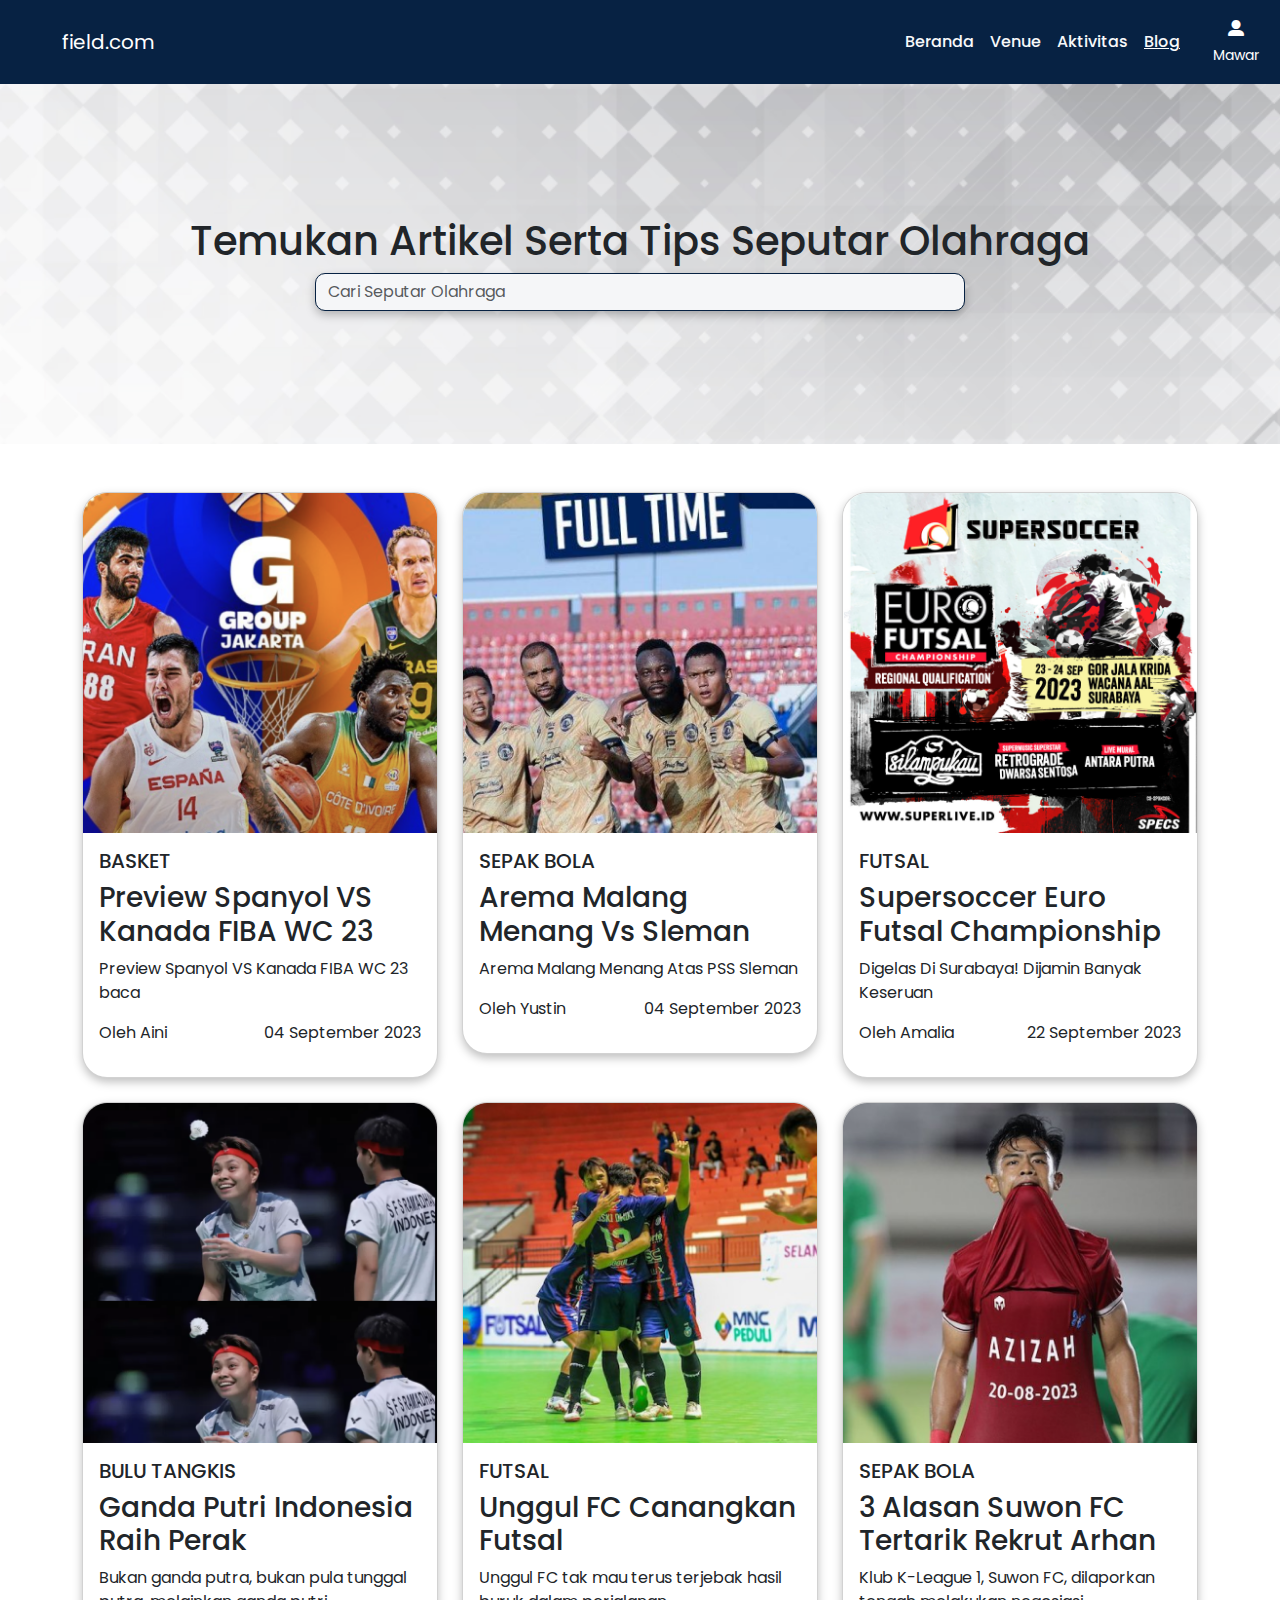
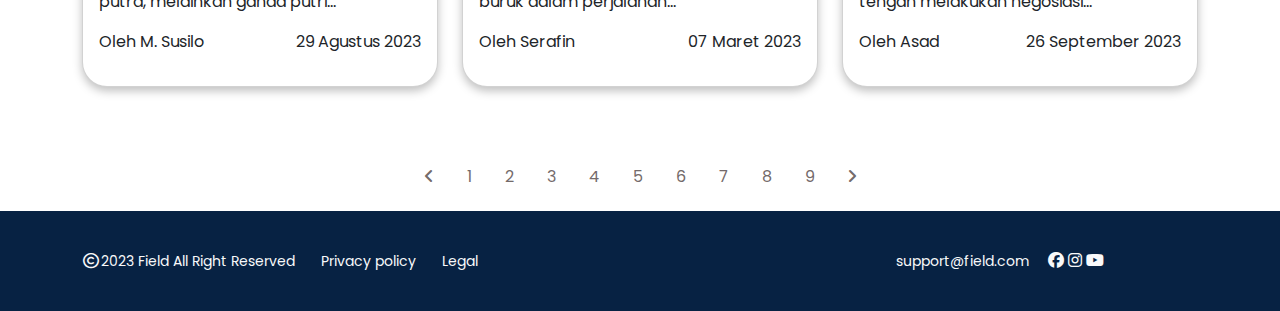
<file: blog.html>
<!DOCTYPE html>
<html lang="en">
  <head>
    <meta charset="UTF-8" />
    <meta name="viewport" content="width=device-width, initial-scale=1.0" />
    <title>Field.com | Blog</title>
    <link
      rel="stylesheet"
      href="https://cdnjs.cloudflare.com/ajax/libs/font-awesome/6.4.2/css/all.min.css"
    />
    <link
      rel="stylesheet"
      href="bootstrap-5.3.1-dist/bootstrap-5.3.1-dist/css/bootstrap.min.css"
    />
    <link rel="stylesheet" href="style.css" />
  </head>
  <body>
    <!-- navbar -->
    <nav class="navbar navbar-expand-lg navbar-dark">
      <div class="container-fluid">
        <a class="navbar-brand" href="beranda.html" style="padding-left: 50px"
          >field.com</a
        >
        <button
          class="navbar-toggler"
          type="button"
          data-bs-toggle="collapse"
          data-bs-target="#navbarSupportedContent"
          aria-controls="navbarSupportedContent"
          aria-expanded="false"
          aria-label="Toggle navigation"
        >
          <span class="navbar-toggler-icon"></span>
        </button>
        <div class="collapse navbar-collapse" id="navbarSupportedContent">
          <ul class="navbar-nav ms-auto mb-2 mb-lg-0">
            <li class="nav-item ms-auto my-auto">
              <a
                class="nav-link active text-light fw-medium"
                aria-current="page"
                href="beranda.html"
                >Beranda</a
              >
            </li>
            <li class="nav-item ms-auto my-auto">
              <a
                class="nav-link active text-light fw-medium"
                aria-current="page"
                href="venue.html"
                >Venue</a
              >
            </li>
            <li class="nav-item ms-auto my-auto">
              <a
                class="nav-link active text-light fw-medium"
                aria-current="page"
                href="aktivitas.html"
                >Aktivitas</a
              >
            </li>
            <li class="nav-item ms-auto my-auto">
              <a
                class="nav-link active text-light fw-medium"
                aria-current="page"
                href="blog.html"
                style="text-decoration: 1px underline white"
                >Blog</a
              >
            </li>
            <li class="nav-item dropdown">
              <a
                class="nav-link ms-3"
                href="#"
                role="button"
                data-bs-toggle="dropdown"
                aria-expanded="false"
              >
                <table class="ms-auto my-auto">
                  <tr>
                    <td align="center">
                      <i class="fa-solid fa-user-large"></i>
                    </td>
                  </tr>
                  <tr>
                    <td align="center"><small>Mawar</small></td>
                  </tr>
                </table>
              </a>
              <ul class="dropdown-menu dropdown-menu-light dropdown-menu-end">
                <li>
                  <a class="dropdown-item text-dark" href="profile.html"
                    >Profile</a
                  >
                </li>
                <li>
                  <a class="dropdown-item text-dark" href="index.html"
                    >Logout</a
                  >
                </li>
              </ul>
            </li>
          </ul>
        </div>
      </div>
    </nav>
    <!-- Hero -->
    <div class="hero">
      <h1>Temukan Artikel Serta Tips Seputar Olahraga</h1>
      <input
        style="
          border: 1px solid #072243;
          background-color: #f5f6f8;
          border-radius: 10px;
          width: 650px;
          box-shadow: 0px 4px 10px rgba(0, 0, 0, 0.25);
        "
        type="text"
        class="form-control custom-input"
        placeholder="Cari Seputar Olahraga"
      />
    </div>
    <!-- Content -->
    <div class="container">
      <div class="content mt-5">
        <div class="row">
          <div class="col-md-4 mb-4">
            <a href="detail-blog.html" style="text-decoration: none">
              <div class="card">
                <img
                  src="img/blog1.png"
                  class="card-img-top"
                  alt="Card Image"
                />

                <div class="card-body">
                  <h5 class="card-title">BASKET</h5>
                  <h3 class="card-text">
                    Preview Spanyol VS Kanada FIBA WC 23
                  </h3>
                  <p>Preview Spanyol VS Kanada FIBA WC 23 baca</p>
                  <p></p>
                  <div class="row">
                    <p class="col-sm-4">Oleh Aini</p>
                    <p class="col-sm-8 text-end">04 September 2023</p>
                  </div>
                </div>
              </div>
            </a>
          </div>
          <div class="col-md-4 mb-4">
            <div class="card">
              <img src="img/blog2.png" class="card-img-top" alt="Card Image" />
              <div class="card-body">
                <h5 class="card-title">SEPAK BOLA</h5>
                <h3 class="card-text">Arema Malang Menang Vs Sleman</h3>
                <p>Arema Malang Menang Atas PSS Sleman</p>
                <p></p>
                <div class="row">
                  <p class="col-sm-4">Oleh Yustin</p>
                  <p class="col-sm-8 text-end">04 September 2023</p>
                </div>
              </div>
            </div>
          </div>
          <div class="col-md-4 mb-4">
            <div class="card">
              <img src="img/blog3.png" class="card-img-top" alt="Card Image" />
              <div class="card-body">
                <h5 class="card-title">FUTSAL</h5>
                <h3 class="card-text">Supersoccer Euro Futsal Championship</h3>
                <p>Digelas Di Surabaya! Dijamin Banyak Keseruan</p>
                <p></p>
                <div class="row">
                  <p class="col-sm-5">Oleh Amalia</p>
                  <p class="col-sm-7 text-end">22 September 2023</p>
                </div>
              </div>
            </div>
          </div>
          <div class="col-md-4 mb-4">
            <div class="card">
              <img src="img/blog4.png" class="card-img-top" alt="Card Image" />
              <div class="card-body">
                <h5 class="card-title">BULU TANGKIS</h5>
                <h3 class="card-text">Ganda Putri Indonesia Raih Perak</h3>
                <p>
                  Bukan ganda putra, bukan pula tunggal putra, melainkan ganda
                  putri...
                </p>
                <p></p>
                <div class="row">
                  <p class="col-sm-5">Oleh M. Susilo</p>
                  <p class="col-sm-7 text-end">29 Agustus 2023</p>
                </div>
              </div>
            </div>
          </div>
          <div class="col-md-4 mb-4">
            <div class="card">
              <img src="img/blog5.png" class="card-img-top" alt="Card Image" />
              <div class="card-body">
                <h5 class="card-title">FUTSAL</h5>
                <h3 class="card-text">Unggul FC Canangkan Futsal</h3>
                <p>
                  Unggul FC tak mau terus terjebak hasil buruk dalam
                  perjalanan...
                </p>
                <p></p>
                <div class="row">
                  <p class="col-sm-5">Oleh Serafin</p>
                  <p class="col-sm-7 text-end">07 Maret 2023</p>
                </div>
              </div>
            </div>
          </div>
          <div class="col-md-4 mb-4">
            <div class="card">
              <img src="img/blog6.png" class="card-img-top" alt="Card Image" />
              <div class="card-body">
                <h5 class="card-title">SEPAK BOLA</h5>
                <h3 class="card-text">
                  3 Alasan Suwon FC Tertarik Rekrut Arhan
                </h3>
                <p>
                  Klub K-League 1, Suwon FC, dilaporkan tengah melakukan
                  negosiasi...
                </p>
                <p></p>
                <div class="row">
                  <p class="col-sm-4">Oleh Asad</p>
                  <p class="col-sm-8 text-end">26 September 2023</p>
                </div>
              </div>
            </div>
          </div>
        </div>
      </div>
    </div>
    <div class="pagination mt-5">
      <div class="row">
        <div class="col-md-12">
          <nav aria-label="Page navigation example">
            <ul class="pagination">
              <li class="page-item">
                <a class="page-link" href="#" aria-label="Previous">
                  <span aria-hidden="true"
                    ><i class="fas fa-angle-left"></i
                  ></span>
                </a>
              </li>
              <li class="page-item"><a class="page-link" href="#">1</a></li>
              <li class="page-item"><a class="page-link" href="#">2</a></li>
              <li class="page-item"><a class="page-link" href="#">3</a></li>
              <li class="page-item"><a class="page-link" href="#">4</a></li>
              <li class="page-item"><a class="page-link" href="#">5</a></li>
              <li class="page-item"><a class="page-link" href="#">6</a></li>
              <li class="page-item"><a class="page-link" href="#">7</a></li>
              <li class="page-item"><a class="page-link" href="#">8</a></li>
              <li class="page-item"><a class="page-link" href="#">9</a></li>
              <li class="page-item">
                <a class="page-link" href="#" aria-label="Next">
                  <span aria-hidden="true"
                    ><i class="fas fa-angle-right"></i
                  ></span>
                </a>
              </li>
            </ul>
          </nav>
        </div>
      </div>
    </div>
    <!-- Footer -->
    <div class="footer">
      <div class="container">
        <div
          class="row align-items-center text-light"
          style="min-height: 100px"
        >
          <div class="row justify-content-between">
            <div class="col-md-5">
              <table>
                <tr>
                  <td>
                    <i class="fa-regular fa-copyright"></i>
                  </td>
                  <td>
                    <small class="me-4">2023 Field All Right Reserved</small>
                  </td>
                  <td>
                    <small class="me-4">Privacy policy</small>
                  </td>
                  <td>
                    <small class="me-4">Legal</small>
                  </td>
                </tr>
              </table>
            </div>
            <div class="col-md-4">
              <table class="m-auto">
                <tr>
                  <td>
                    <small class="me-3">support@field.com</small>
                  </td>
                  <td>
                    <i class="fa-brands fa-facebook"></i>
                    <i class="fa-brands fa-instagram"></i>
                    <i class="fa-brands fa-youtube"></i>
                  </td>
                </tr>
              </table>
            </div>
          </div>
        </div>
      </div>
    </div>
    <script src="bootstrap-5.3.1-dist/bootstrap-5.3.1-dist/js/bootstrap.bundle.min.js"></script>
  </body>
</html>
</file>
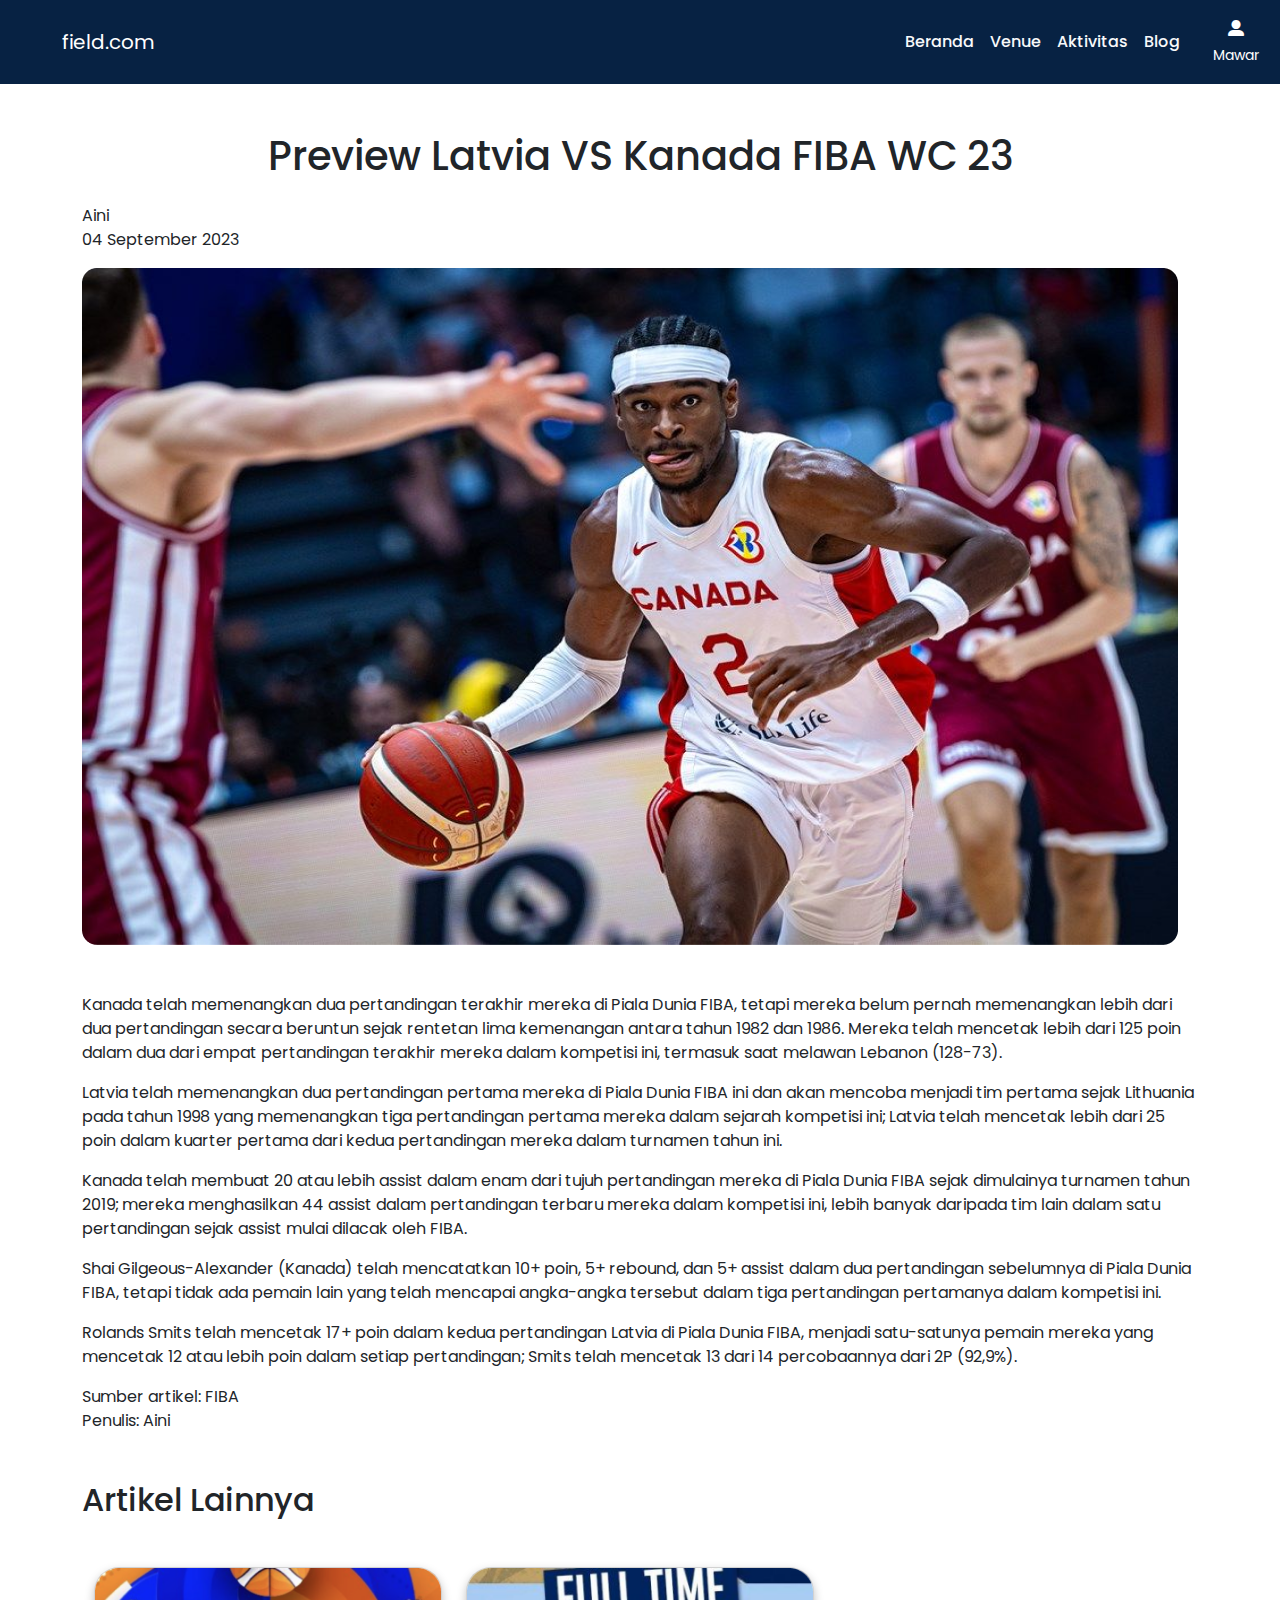
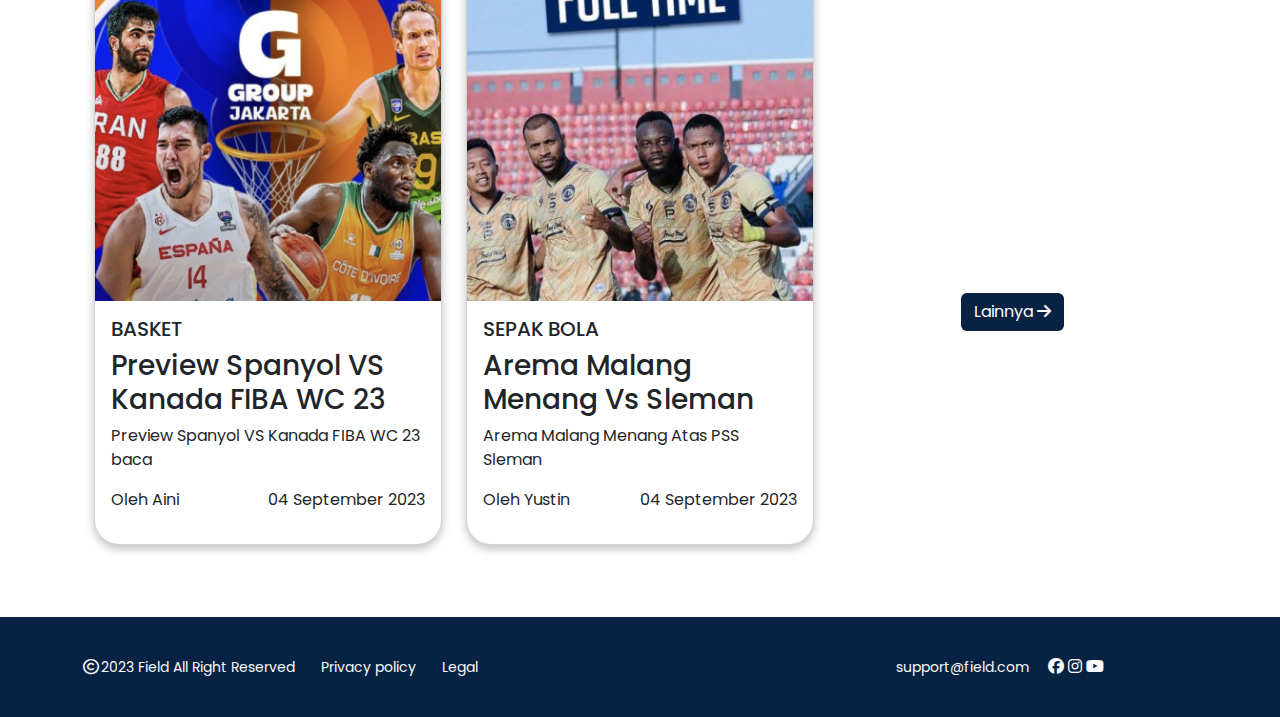
<file: detail-blog.html>
<!DOCTYPE html>
<html lang="en">
  <head>
    <meta charset="UTF-8" />
    <meta name="viewport" content="width=device-width, initial-scale=1.0" />
    <title>Field.com | Detail Blog</title>
    <link
      rel="stylesheet"
      href="https://cdnjs.cloudflare.com/ajax/libs/font-awesome/6.4.2/css/all.min.css"
    />
    <link
      rel="stylesheet"
      href="bootstrap-5.3.1-dist/bootstrap-5.3.1-dist/css/bootstrap.min.css"
    />
    <link rel="stylesheet" href="style.css" />
  </head>
  <body>
    <!-- navbar -->
    <nav class="navbar navbar-expand-lg navbar-dark">
      <div class="container-fluid">
        <a class="navbar-brand" href="beranda.html" style="padding-left: 50px"
          >field.com</a
        >
        <button
          class="navbar-toggler"
          type="button"
          data-bs-toggle="collapse"
          data-bs-target="#navbarSupportedContent"
          aria-controls="navbarSupportedContent"
          aria-expanded="false"
          aria-label="Toggle navigation"
        >
          <span class="navbar-toggler-icon"></span>
        </button>
        <div class="collapse navbar-collapse" id="navbarSupportedContent">
          <ul class="navbar-nav ms-auto mb-2 mb-lg-0">
            <li class="nav-item ms-auto my-auto">
              <a
                class="nav-link active text-light fw-medium"
                aria-current="page"
                href="beranda.html"
                >Beranda</a
              >
            </li>
            <li class="nav-item ms-auto my-auto">
              <a
                class="nav-link active text-light fw-medium"
                aria-current="page"
                href="venue.html"
                >Venue</a
              >
            </li>
            <li class="nav-item ms-auto my-auto">
              <a
                class="nav-link active text-light fw-medium"
                aria-current="page"
                href="aktivitas.html"
                >Aktivitas</a
              >
            </li>
            <li class="nav-item ms-auto my-auto">
              <a
                class="nav-link active text-light fw-medium"
                aria-current="page"
                href="blog.html"
                >Blog</a
              >
            </li>
            <li class="nav-item dropdown">
              <a
                class="nav-link ms-3"
                href="#"
                role="button"
                data-bs-toggle="dropdown"
                aria-expanded="false"
              >
                <table class="ms-auto my-auto">
                  <tr>
                    <td align="center">
                      <i class="fa-solid fa-user-large"></i>
                    </td>
                  </tr>
                  <tr>
                    <td align="center"><small>Mawar</small></td>
                  </tr>
                </table>
              </a>
              <ul class="dropdown-menu dropdown-menu-light dropdown-menu-end">
                <li>
                  <a class="dropdown-item text-dark" href="profile.html"
                    >Profile</a
                  >
                </li>
                <li>
                  <a class="dropdown-item text-dark" href="index.html"
                    >Logout</a
                  >
                </li>
              </ul>
            </li>
          </ul>
        </div>
      </div>
    </nav>
    <!--Content-->
    <div class="container">
      <h1 class="mt-5 mb-4" style="display: flex; justify-content: center">
        Preview Latvia VS Kanada FIBA WC 23
      </h1>
      <p></p>
      <p>
        Aini <br />
        04 September 2023
      </p>
      <img
        src="img/db.png"
        class="mb-5"
        style="display: flex; justify-content: center; align-items: center"
      />
      <p>
        Kanada telah memenangkan dua pertandingan terakhir mereka di Piala Dunia
        FIBA, tetapi mereka belum pernah memenangkan lebih dari dua pertandingan
        secara beruntun sejak rentetan lima kemenangan antara tahun 1982 dan
        1986. Mereka telah mencetak lebih dari 125 poin dalam dua dari empat
        pertandingan terakhir mereka dalam kompetisi ini, termasuk saat melawan
        Lebanon (128-73).
      </p>
      <p>
        Latvia telah memenangkan dua pertandingan pertama mereka di Piala Dunia
        FIBA ini dan akan mencoba menjadi tim pertama sejak Lithuania pada tahun
        1998 yang memenangkan tiga pertandingan pertama mereka dalam sejarah
        kompetisi ini; Latvia telah mencetak lebih dari 25 poin dalam kuarter
        pertama dari kedua pertandingan mereka dalam turnamen tahun ini.
      </p>
      <p>
        Kanada telah membuat 20 atau lebih assist dalam enam dari tujuh
        pertandingan mereka di Piala Dunia FIBA sejak dimulainya turnamen tahun
        2019; mereka menghasilkan 44 assist dalam pertandingan terbaru mereka
        dalam kompetisi ini, lebih banyak daripada tim lain dalam satu
        pertandingan sejak assist mulai dilacak oleh FIBA.
      </p>
      <p>
        Shai Gilgeous-Alexander (Kanada) telah mencatatkan 10+ poin, 5+ rebound,
        dan 5+ assist dalam dua pertandingan sebelumnya di Piala Dunia FIBA,
        tetapi tidak ada pemain lain yang telah mencapai angka-angka tersebut
        dalam tiga pertandingan pertamanya dalam kompetisi ini.
      </p>
      <p>
        Rolands Smits telah mencetak 17+ poin dalam kedua pertandingan Latvia di
        Piala Dunia FIBA, menjadi satu-satunya pemain mereka yang mencetak 12
        atau lebih poin dalam setiap pertandingan; Smits telah mencetak 13 dari
        14 percobaannya dari 2P (92,9%).
      </p>
      <p>Sumber artikel: FIBA <br />Penulis: Aini</p>
      <h2 class="mt-5">Artikel Lainnya</h2>
      <div class="container mb-5">
        <div class="content mt-5">
          <div class="row">
            <div class="col-md-4 mb-4">
              <div class="card">
                <img
                  src="img/blog1.png"
                  class="card-img-top"
                  alt="Card Image"
                />
                <div class="card-body">
                  <h5 class="card-title">BASKET</h5>
                  <h3 class="card-text">
                    Preview Spanyol VS Kanada FIBA WC 23
                  </h3>
                  <p>Preview Spanyol VS Kanada FIBA WC 23 baca</p>
                  <p></p>
                  <div class="row">
                    <p class="col-sm-4">Oleh Aini</p>
                    <p class="col-sm-8 text-end">04 September 2023</p>
                  </div>
                </div>
              </div>
            </div>
            <div class="col-md-4 mb-4">
              <div class="card">
                <img
                  src="img/blog2.png"
                  class="card-img-top"
                  alt="Card Image"
                />
                <div class="card-body">
                  <h5 class="card-title">SEPAK BOLA</h5>
                  <h3 class="card-text">Arema Malang Menang Vs Sleman</h3>
                  <p>Arema Malang Menang Atas PSS Sleman</p>
                  <p></p>
                  <div class="row">
                    <p class="col-sm-5">Oleh Yustin</p>
                    <p class="col-sm-7 text-end">04 September 2023</p>
                  </div>
                </div>
              </div>
            </div>
            <div
              class="col-md-4 mb-4 d-flex justify-content-center align-items-center"
              style="margin-top: 10%"
            >
              <button
                class="btn btn-rounded"
                style="background-color: #072243; color: white"
              >
                Lainnya <i class="fas fa-arrow-right"></i>
              </button>
            </div>
          </div>
        </div>
      </div>
    </div>
    <!-- Footer -->
    <div class="footer">
      <div class="container">
        <div
          class="row align-items-center text-light"
          style="min-height: 100px"
        >
          <div class="row justify-content-between">
            <div class="col-md-5">
              <table>
                <tr>
                  <td>
                    <i class="fa-regular fa-copyright"></i>
                  </td>
                  <td>
                    <small class="me-4">2023 Field All Right Reserved</small>
                  </td>
                  <td>
                    <small class="me-4">Privacy policy</small>
                  </td>
                  <td>
                    <small class="me-4">Legal</small>
                  </td>
                </tr>
              </table>
            </div>
            <div class="col-md-4">
              <table class="m-auto">
                <tr>
                  <td>
                    <small class="me-3">support@field.com</small>
                  </td>
                  <td>
                    <i class="fa-brands fa-facebook"></i>
                    <i class="fa-brands fa-instagram"></i>
                    <i class="fa-brands fa-youtube"></i>
                  </td>
                </tr>
              </table>
            </div>
          </div>
        </div>
      </div>
    </div>
  </body>
</html>
</file>
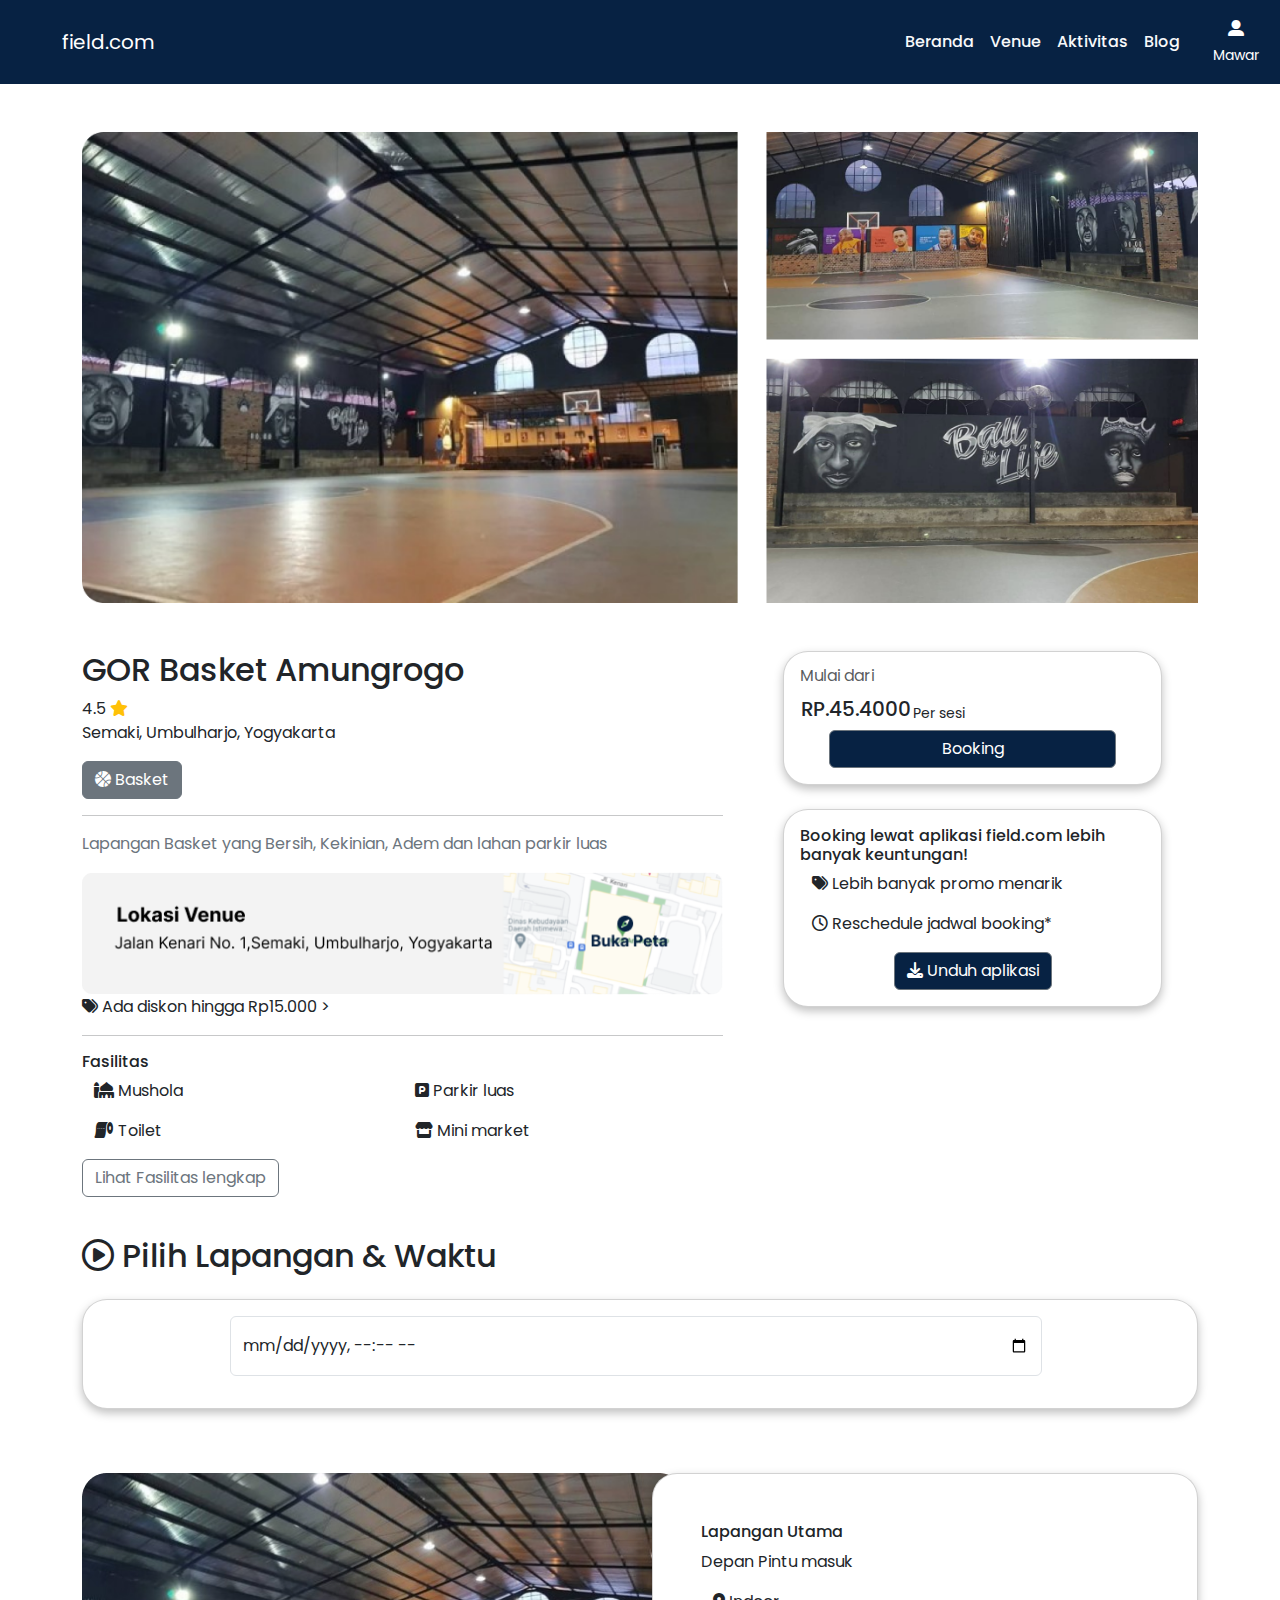
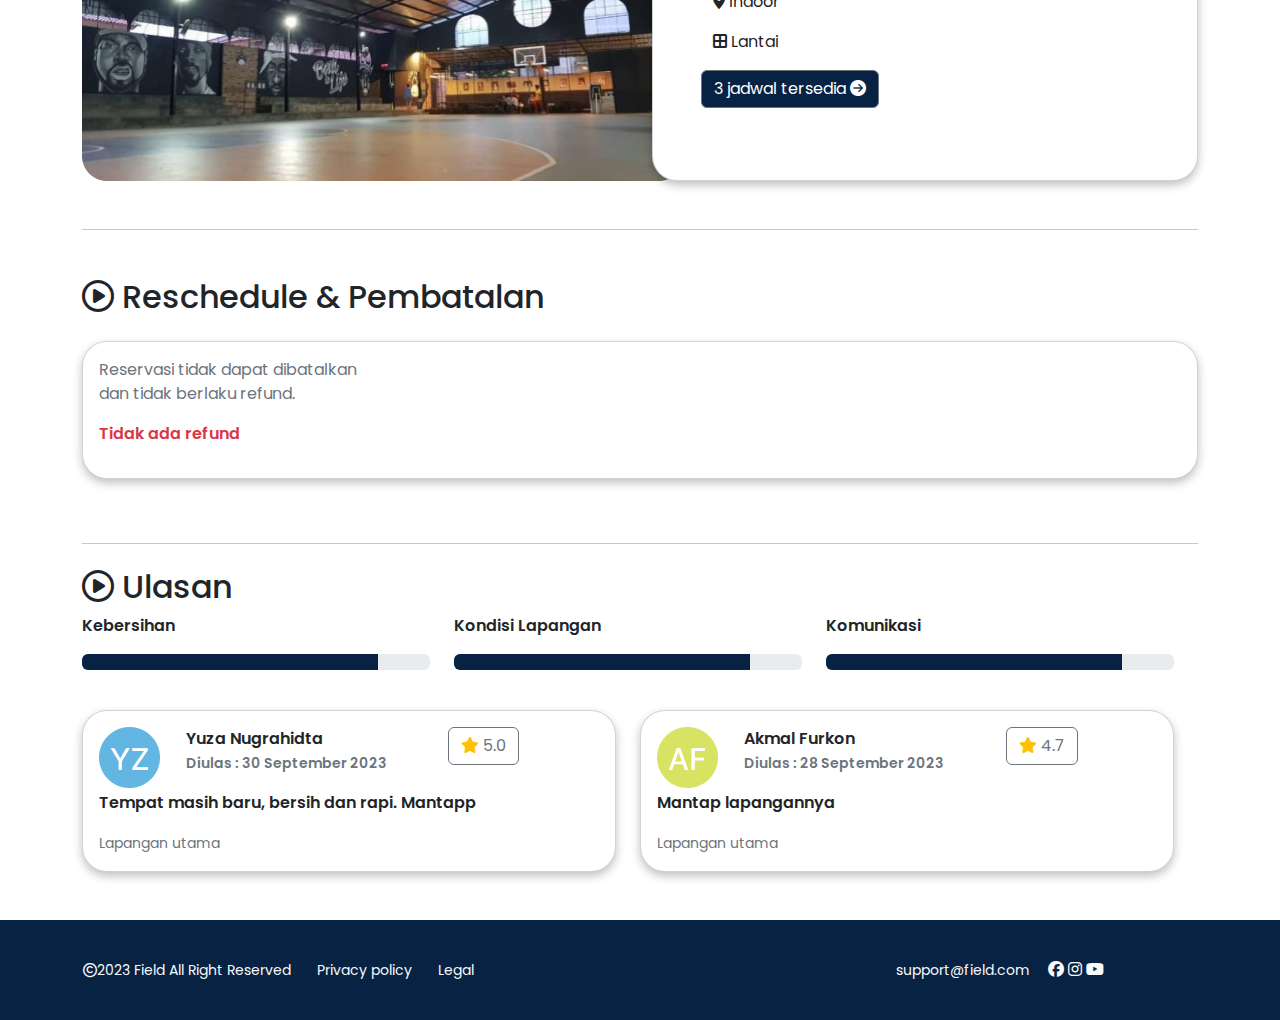
<file: detail-venue.html>
<!DOCTYPE html>
<html lang="en">
  <head>
    <meta charset="UTF-8" />
    <meta name="viewport" content="width=device-width, initial-scale=1.0" />
    <title>Field.com | Detail Venue</title>
    <link
      rel="stylesheet"
      href="https://cdnjs.cloudflare.com/ajax/libs/font-awesome/6.4.2/css/all.min.css"
    />
    <link
      rel="stylesheet"
      href="bootstrap-5.3.1-dist/bootstrap-5.3.1-dist/css/bootstrap.min.css"
    />
    <link rel="stylesheet" href="style.css" />
  </head>
  <body>
    <!-- Navbar -->
    <nav class="navbar navbar-expand-lg navbar-dark">
      <div class="container-fluid">
        <a class="navbar-brand" href="beranda.html" style="padding-left: 50px"
          >field.com</a
        >
        <button
          class="navbar-toggler"
          type="button"
          data-bs-toggle="collapse"
          data-bs-target="#navbarSupportedContent"
          aria-controls="navbarSupportedContent"
          aria-expanded="false"
          aria-label="Toggle navigation"
        >
          <span class="navbar-toggler-icon"></span>
        </button>
        <div class="collapse navbar-collapse" id="navbarSupportedContent">
          <ul class="navbar-nav ms-auto mb-2 mb-lg-0">
            <li class="nav-item ms-auto my-auto">
              <a
                class="nav-link active text-light fw-medium"
                aria-current="page"
                href="beranda.html"
                >Beranda</a
              >
            </li>
            <li class="nav-item ms-auto my-auto">
              <a
                class="nav-link active text-light fw-medium"
                aria-current="page"
                href="venue.html"
                >Venue</a
              >
            </li>
            <li class="nav-item ms-auto my-auto">
              <a
                class="nav-link active text-light fw-medium"
                aria-current="page"
                href="aktivitas.html"
                >Aktivitas</a
              >
            </li>
            <li class="nav-item ms-auto my-auto">
              <a
                class="nav-link active text-light fw-medium"
                aria-current="page"
                href="blog.html"
                >Blog</a
              >
            </li>
            <li class="nav-item dropdown">
              <a
                class="nav-link ms-3"
                href="#"
                role="button"
                data-bs-toggle="dropdown"
                aria-expanded="false"
              >
                <table class="ms-auto my-auto">
                  <tr>
                    <td align="center">
                      <i class="fa-solid fa-user-large"></i>
                    </td>
                  </tr>
                  <tr>
                    <td align="center"><small>Mawar</small></td>
                  </tr>
                </table>
              </a>
              <ul class="dropdown-menu dropdown-menu-light dropdown-menu-end">
                <li>
                  <a class="dropdown-item text-dark" href="profile.html"
                    >Profile</a
                  >
                </li>
                <li>
                  <a class="dropdown-item text-dark" href="index.html"
                    >Logout</a
                  >
                </li>
              </ul>
            </li>
          </ul>
        </div>
      </div>
    </nav>
    <!--Content-->
    <div class="container mt-5">
      <div class="row">
        <div class="col-md-12 mb-4">
          <img src="img/detail-venue 1.png" class="img-fluid" alt="" />
        </div>
      </div>
      <div class="row mt-4">
        <div class="col-md-7 mb-3">
          <h2>GOR Basket Amungrogo</h2>
          <p>
            4.5 <i class="fa-solid fa-star text-warning"></i> <br />
            Semaki, Umbulharjo, Yogyakarta
          </p>
          <a class="btn btn-secondary" href="#">
            <i class="fa-solid fa-basketball"></i> Basket
          </a>
          <hr />
          <p class="text-secondary">
            Lapangan Basket yang Bersih, Kekinian, Adem dan lahan parkir luas
          </p>
          <img src="img/detail-venue 2.png" class="img-fluid" alt="" />
          <p><i class="fa-solid fa-tags"></i> Ada diskon hingga Rp15.000 ></p>
          <hr />
          <h6>Fasilitas</h6>
          <div class="container">
            <div class="row">
              <div class="col-md-6">
                <p><i class="fa-solid fa-mosque"></i> Mushola</p>
              </div>
              <div class="col-md-6">
                <p><i class="fa-solid fa-square-parking"></i> Parkir luas</p>
              </div>
              <div class="col-md-6">
                <p><i class="fa-solid fa-toilet-paper"></i> Toilet</p>
              </div>
              <div class="col-md-6">
                <p><i class="fa-solid fa-store"></i> Mini market</p>
              </div>
            </div>
          </div>
          <a href="" class="btn btn-outline-secondary"
            >Lihat Fasilitas lengkap</a
          >
        </div>
        <div class="col-md-5 mb-3 px-5">
          <div class="card w-75 m-auto mb-3 w-100">
            <div class="card-body">
              <p class="card-subtitle mb-2 text-body-secondary">Mulai dari</p>
              <table>
                <tr>
                  <td><h5 class="card-title">RP.45.4000</h5></td>
                  <td><small class="card-text">Per sesi</small></td>
                </tr>
              </table>
              <div class="col-md-10 m-auto">
                <a
                  href="detail_pembayaran.html"
                  class="btn btn-secondary bg-biru w-100"
                  style="color: white"
                  >Booking</a
                >
              </div>
            </div>
          </div>
          <div class="card w-100 m-auto mt-4">
            <div class="card-body">
              <h6 class="card-title">
                Booking lewat aplikasi field.com lebih banyak keuntungan!
              </h6>
              <div class="container">
                <div class="row">
                  <div class="col-md-12">
                    <p>
                      <i class="fa-solid fa-tags"></i> Lebih banyak promo
                      menarik
                    </p>
                  </div>
                  <div class="col-md-12">
                    <p>
                      <i class="fa-regular fa-clock"></i> Reschedule jadwal
                      booking*
                    </p>
                  </div>
                </div>
              </div>
              <div class="col-md-6 m-auto justify-content-center d-flex">
                <a href="" class="btn btn-secondary bg-biru"
                  ><i class="fa-solid fa-download"></i> Unduh aplikasi</a
                >
              </div>
            </div>
          </div>
        </div>
      </div>
      <div class="row mt-4">
        <div class="col-md-12">
          <h2 class="mb-4">
            <i class="fa-regular fa-circle-play"></i> Pilih Lapangan & Waktu
          </h2>
          <div class="card w-100 m-auto mb-3">
            <div class="card-body">
              <div class="style-search">
                <div class="mb-3 me-2 w-75">
                  <input
                    type="datetime-local"
                    class="form-control custom-input"
                    placeholder="Cari Nama Venue"
                  />
                </div>
              </div>
            </div>
          </div>
        </div>
      </div>
      <div class="row mt-5 mb-5">
        <div class="col-md-6">
          <img src="img/detail-venue6.png" style="border-radius: 20px" alt="" />
        </div>
        <div class="col-md-6">
          <div class="card w-100" style="height: 308px; padding: 2rem">
            <div class="card-body">
              <h6 class="card-title">Lapangan Utama</h6>
              <p>Depan Pintu masuk</p>
              <div class="container">
                <div class="row">
                  <div class="col-md-12">
                    <p><i class="fa-solid fa-location-dot"></i> Indoor</p>
                  </div>
                  <div class="col-md-12">
                    <p><i class="fa-solid fa-border-all"></i> Lantai</p>
                  </div>
                </div>
              </div>
              <div class="col-md">
                <a href="" class="btn btn-secondary bg-biru"
                  >3 jadwal tersedia
                  <i class="fa-solid fa-circle-arrow-right"></i
                ></a>
              </div>
            </div>
          </div>
        </div>
      </div>
      <hr />
      <div class="row mt-4">
        <div class="col-md-12">
          <h2 class="mt-4 mb-4">
            <i class="fa-regular fa-circle-play"></i> Reschedule & Pembatalan
          </h2>
          <div class="card w-100 m-auto mb-5">
            <div class="card-body">
              <p class="text-secondary">
                Reservasi tidak dapat dibatalkan<br />
                dan tidak berlaku refund.
              </p>
              <p class="text-danger fw-semibold">Tidak ada refund</p>
            </div>
          </div>
        </div>
      </div>
      <hr />
      <div class="row mt-4">
        <h2><i class="fa-regular fa-circle-play"></i> Ulasan</h2>
        <div class="row mb-3">
          <div class="col-md-4">
            <p class="fw-semibold">Kebersihan</p>
            <div
              class="progress"
              role="progressbar"
              aria-label="Basic example"
              aria-valuenow="75"
              aria-valuemin="0"
              aria-valuemax="100"
            >
              <div style="width: 85%" class="progress-bar bg-biru"></div>
            </div>
          </div>
          <div class="col-md-4">
            <p class="fw-semibold">Kondisi Lapangan</p>
            <div
              class="progress"
              role="progressbar"
              aria-label="Basic example"
              aria-valuenow="75"
              aria-valuemin="0"
              aria-valuemax="100"
            >
              <div style="width: 85%" class="progress-bar bg-biru"></div>
            </div>
          </div>
          <div class="col-md-4">
            <p class="fw-semibold">Komunikasi</p>
            <div
              class="progress"
              role="progressbar"
              aria-label="Basic example"
              aria-valuenow="75"
              aria-valuemin="0"
              aria-valuemax="100"
            >
              <div style="width: 85%" class="progress-bar bg-biru"></div>
            </div>
          </div>
        </div>
        <div class="row mt-4 mb-5">
          <div class="col-md-6 p2">
            <div class="card w-100">
              <div class="card-body">
                <div class="row">
                  <div class="col-2">
                    <img
                      src="img/detail-venue 4.png"
                      class="img-fluid"
                      alt=""
                    />
                  </div>
                  <div class="col-6">
                    <p class="fw-semibold text-start">
                      Yuza Nugrahidta
                      <br />
                      <small class="text-secondary"
                        >Diulas : 30 September 2023</small
                      >
                    </p>
                  </div>
                  <div class="col-4">
                    <a class="btn btn-outline-secondary" href="">
                      <i class="fa-solid fa-star text-warning"></i> 5.0
                    </a>
                  </div>
                </div>
                <div class="row">
                  <div class="col-md-12">
                    <p class="fw-semibold">
                      Tempat masih baru, bersih dan rapi. Mantapp
                    </p>
                    <small class="text-secondary">Lapangan utama</small>
                  </div>
                </div>
              </div>
            </div>
          </div>
          <div class="col-md-6 p2">
            <div class="card w-100">
              <div class="card-body">
                <div class="row">
                  <div class="col-2">
                    <img
                      src="img/detail-venue 5.png"
                      class="img-fluid"
                      alt=""
                    />
                  </div>
                  <div class="col-6">
                    <p class="fw-semibold text-start">
                      Akmal Furkon
                      <br />
                      <small class="text-secondary"
                        >Diulas : 28 September 2023</small
                      >
                    </p>
                  </div>
                  <div class="col-4">
                    <a class="btn btn-outline-secondary" href="">
                      <i class="fa-solid fa-star text-warning"></i> 4.7
                    </a>
                  </div>
                </div>
                <div class="row">
                  <div class="col-md-12">
                    <p class="fw-semibold">Mantap lapangannya</p>
                    <small class="text-secondary">Lapangan utama</small>
                  </div>
                </div>
              </div>
            </div>
          </div>
        </div>
      </div>
    </div>
    <!-- Footer -->
    <div class="footer">
      <div class="container">
        <div
          class="row align-items-center text-light"
          style="min-height: 100px"
        >
          <div class="row justify-content-between">
            <div class="col-md-5">
              <table>
                <tr>
                  <td>
                    <small class="me-4"
                      ><i class="fa-regular fa-copyright"></i>2023 Field All
                      Right Reserved</small
                    >
                  </td>
                  <td>
                    <small class="me-4">Privacy policy</small>
                  </td>
                  <td>
                    <small class="me-4">Legal</small>
                  </td>
                </tr>
              </table>
            </div>
            <div class="col-md-4">
              <table class="m-auto">
                <tr>
                  <td>
                    <small class="me-3">support@field.com</small>
                  </td>
                  <td>
                    <i class="fa-brands fa-facebook"></i>
                    <i class="fa-brands fa-instagram"></i>
                    <i class="fa-brands fa-youtube"></i>
                  </td>
                </tr>
              </table>
            </div>
          </div>
        </div>
      </div>
    </div>
    <script src="bootstrap-5.3.1-dist/bootstrap-5.3.1-dist/js/bootstrap.bundle.min.js"></script>
  </body>
</html>
</file>
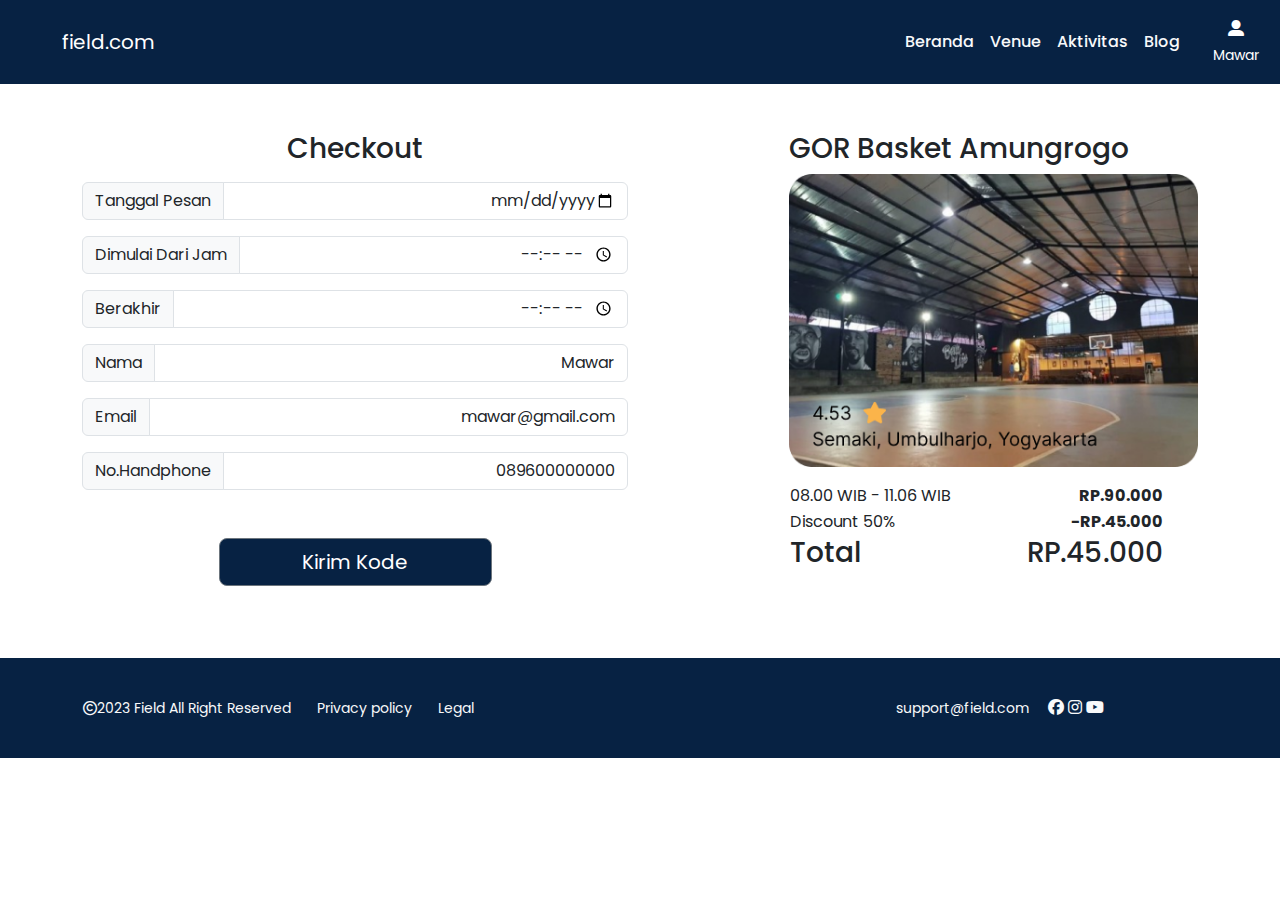
<file: detail_pembayaran.html>
<!DOCTYPE html>
<html lang="en">
  <head>
    <meta charset="UTF-8" />
    <meta name="viewport" content="width=device-width, initial-scale=1.0" />
    <title>Field.com | Detail pembayaran</title>
    <link
      rel="stylesheet"
      href="https://cdnjs.cloudflare.com/ajax/libs/font-awesome/6.4.2/css/all.min.css"
    />
    <link
      rel="stylesheet"
      href="bootstrap-5.3.1-dist/bootstrap-5.3.1-dist/css/bootstrap.min.css"
    />
    <link rel="stylesheet" href="style.css" />
  </head>
  <body>
    <!-- Navbar -->
    <nav class="navbar navbar-expand-lg navbar-dark">
      <div class="container-fluid">
        <a class="navbar-brand" href="beranda.html" style="padding-left: 50px"
          >field.com</a
        >
        <button
          class="navbar-toggler"
          type="button"
          data-bs-toggle="collapse"
          data-bs-target="#navbarSupportedContent"
          aria-controls="navbarSupportedContent"
          aria-expanded="false"
          aria-label="Toggle navigation"
        >
          <span class="navbar-toggler-icon"></span>
        </button>
        <div class="collapse navbar-collapse" id="navbarSupportedContent">
          <ul class="navbar-nav ms-auto mb-2 mb-lg-0">
            <li class="nav-item ms-auto my-auto">
              <a
                class="nav-link active text-light fw-medium"
                aria-current="page"
                href="beranda.html"
                >Beranda</a
              >
            </li>
            <li class="nav-item ms-auto my-auto">
              <a
                class="nav-link active text-light fw-medium"
                aria-current="page"
                href="venue.html"
                >Venue</a
              >
            </li>
            <li class="nav-item ms-auto my-auto">
              <a
                class="nav-link active text-light fw-medium"
                aria-current="page"
                href="aktivitas.html"
                >Aktivitas</a
              >
            </li>
            <li class="nav-item ms-auto my-auto">
              <a
                class="nav-link active text-light fw-medium"
                aria-current="page"
                href="blog.html"
                >Blog</a
              >
            </li>
            <li class="nav-item dropdown">
              <a
                class="nav-link ms-3"
                href="#"
                role="button"
                data-bs-toggle="dropdown"
                aria-expanded="false"
              >
                <table class="ms-auto my-auto">
                  <tr>
                    <td align="center">
                      <i class="fa-solid fa-user-large"></i>
                    </td>
                  </tr>
                  <tr>
                    <td align="center"><small>Mawar</small></td>
                  </tr>
                </table>
              </a>
              <ul class="dropdown-menu dropdown-menu-light dropdown-menu-end">
                <li>
                  <a class="dropdown-item text-dark" href="profile.html"
                    >Profile</a
                  >
                </li>
                <li>
                  <a class="dropdown-item text-dark" href="index.html"
                    >Logout</a
                  >
                </li>
              </ul>
            </li>
          </ul>
        </div>
      </div>
    </nav>
    <!-- Form -->
    <div class="container">
      <div class="row">
        <div class="col-md-6 mt-5 mb-4">
          <h3 class="mb-3 justify-content-around d-flex">Checkout</h3>
          <form action="">
            <div class="input-group mb-3">
              <span class="input-group-text" id="basic-addon2"
                >Tanggal Pesan</span
              >
              <input
                type="date"
                class="form-control text-end"
                aria-label="Recipient's username"
                aria-describedby="basic-addon2"
              />
            </div>
            <div class="input-group mb-3">
              <span class="input-group-text" id="basic-addon2"
                >Dimulai Dari Jam</span
              >
              <input
                type="time"
                class="form-control text-end"
                placeholder=""
                aria-label="Recipient's username"
                aria-describedby="basic-addon2"
              />
            </div>
            <div class="input-group mb-3">
              <span class="input-group-text" id="basic-addon2">Berakhir</span>
              <input
                type="time"
                class="form-control text-end"
                placeholder=""
                aria-label="Recipient's username"
                aria-describedby="basic-addon2"
              />
            </div>
            <div class="input-group mb-3">
              <span class="input-group-text" id="basic-addon2">Nama</span>
              <input
                type="text"
                class="form-control text-end"
                value="Mawar"
                aria-label="Recipient's username"
                aria-describedby="basic-addon2"
              />
            </div>
            <div class="input-group mb-3">
              <span class="input-group-text" id="basic-addon2">Email</span>
              <input
                type="text"
                class="form-control text-end"
                value="mawar@gmail.com"
                aria-label="Recipient's username"
                aria-describedby="basic-addon2"
              />
            </div>
            <div class="input-group mb-3">
              <span class="input-group-text" id="basic-addon2"
                >No.Handphone</span
              >
              <input
                type="text"
                class="form-control text-end"
                value="089600000000"
                aria-label="Recipient's username"
                aria-describedby="basic-addon2"
              />
            </div>
            <div class="col-md-6 m-auto mt-5 mb-5">
              <a
                href="payment.html"
                class="btn btn-lg btn-login btn-outline-secondary"
                type="submit"
                value="Kirim Kode"
                >Kirim Kode
              </a>
            </div>
          </form>
        </div>
        <div class="col-md-6 mt-5 mb-3">
          <div class="col-md-9 ms-auto">
            <h3>GOR Basket Amungrogo</h3>
            <img
              src="img/img.png"
              alt=""
              class="img-fluid rounded mb-3"
              srcset=""
            />
            <table class="col-md-11 w-60 text-start">
              <tr>
                <td>08.00 WIB - 11.06 WIB</td>
                <td align="right">
                  <b>RP.90.000</b>
                </td>
              </tr>
              <tr>
                <td>Discount 50%</td>
                <td align="right">
                  <b>-RP.45.000</b>
                </td>
              </tr>
              <tr>
                <td>
                  <h3>Total</h3>
                </td>
                <td align="right">
                  <h3>RP.45.000</h3>
                </td>
              </tr>
            </table>
          </div>
        </div>
      </div>
    </div>
    <!-- Footer -->
    <div class="footer">
      <div class="container">
        <div
          class="row align-items-center text-light"
          style="min-height: 100px"
        >
          <div class="row justify-content-between">
            <div class="col-md-5">
              <table>
                <tr>
                  <td>
                    <small class="me-4"
                      ><i class="fa-regular fa-copyright"></i>2023 Field All
                      Right Reserved</small
                    >
                  </td>
                  <td>
                    <small class="me-4">Privacy policy</small>
                  </td>
                  <td>
                    <small class="me-4">Legal</small>
                  </td>
                </tr>
              </table>
            </div>
            <div class="col-md-4">
              <table class="m-auto">
                <tr>
                  <td>
                    <small class="me-3">support@field.com</small>
                  </td>
                  <td>
                    <i class="fa-brands fa-facebook"></i>
                    <i class="fa-brands fa-instagram"></i>
                    <i class="fa-brands fa-youtube"></i>
                  </td>
                </tr>
              </table>
            </div>
          </div>
        </div>
      </div>
    </div>
    <script src="bootstrap-5.3.1-dist/bootstrap-5.3.1-dist/js/bootstrap.bundle.min.js"></script>
  </body>
</html>
</file>
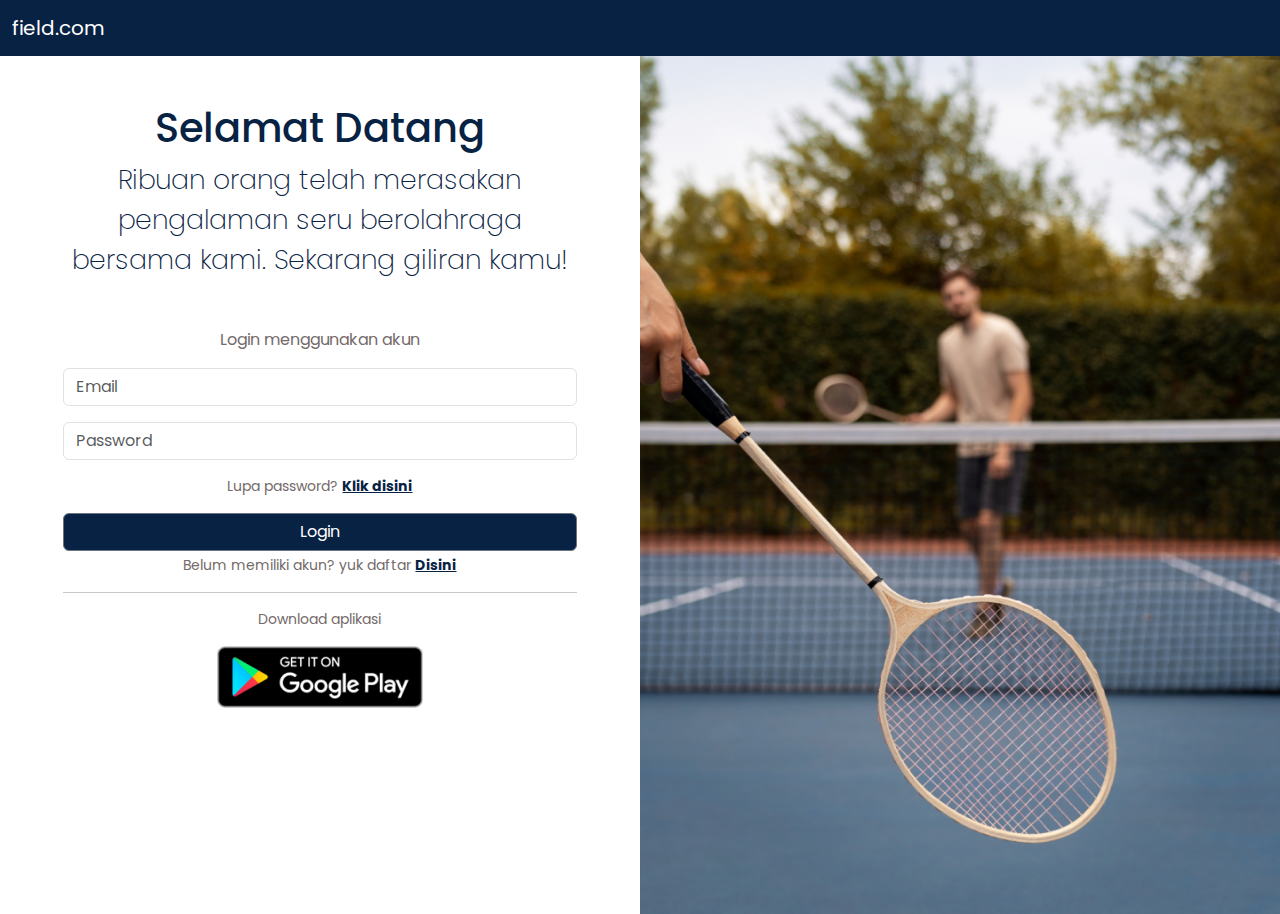
<file: login.html>
<!DOCTYPE html>
<html lang="en">
  <head>
    <meta charset="UTF-8" />
    <meta name="viewport" content="width=device-width, initial-scale=1.0" />
    <title>Field.com | Login</title>
    <link
      rel="stylesheet"
      href="bootstrap-5.3.1-dist/bootstrap-5.3.1-dist/css/bootstrap.min.css"
    />
    <link rel="stylesheet" href="style.css" />
  </head>
  <body style="max-height: 100vh; overflow: hidden">
    <!-- Navbar -->
    <nav class="navbar navbar-expand-lg">
      <div class="container-fluid">
        <a class="navbar-brand" href="#">field.com</a>
        <button
          class="navbar-toggler"
          type="button"
          data-bs-toggle="collapse"
          data-bs-target="#navbarSupportedContent"
          aria-controls="navbarSupportedContent"
          aria-expanded="false"
          aria-label="Toggle navigation"
        >
          <span class="navbar-toggler-icon"></span>
        </button>
      </div>
    </nav>
    <!-- Form -->
    <div class="container-fluid">
      <div class="row">
        <div class="col-md-6 mb-4">
          <h1 class="teks-biru text-center mt-5">Selamat Datang</h1>
          <p class="teks-biru text-center selamat col-md-10 m-auto">
            Ribuan orang telah merasakan pengalaman seru berolahraga bersama
            kami. Sekarang giliran kamu!
          </p>
          <p class="text-center teks-abu mt-5">Login menggunakan akun</p>
          <div class="col-md-10 m-auto">
            <form action="">
              <div class="mb-3">
                <input class="form-control" type="text" placeholder="Email" />
              </div>
              <div class="mb-3">
                <input
                  class="form-control"
                  type="password"
                  name=""
                  id=""
                  placeholder="Password"
                />
              </div>
              <p class="form-text text-center teks-abu">
                Lupa password?
                <a class="fw-bold teks-biru" href="#">Klik disini</a>
              </p>
              <a class="btn btn-login btn-outline-secondary" href="beranda.html"
                >Login</a
              >
              <p class="form-text text-center teks-abu">
                Belum memiliki akun? yuk daftar
                <a class="fw-bold teks-biru" href="register.html"> Disini</a>
              </p>
              <hr />
              <p class="form-text text-center teks-abu">Download aplikasi</p>
              <div
                class="col-5 m-auto"
                style="display: flex; justify-content: center"
              >
                <img class="img-fluid" src="img/image 7.png" alt="" />
              </div>
            </form>
          </div>
        </div>
        <div class="col-md-6 p-0">
          <img src="img/kanan.png" class="img-fluid" style="width: 100%" />
        </div>
      </div>
    </div>
    <script src="bootstrap-5.3.1-dist/bootstrap-5.3.1-dist/js/bootstrap.bundle.min.js"></script>
  </body>
</html>
</file>
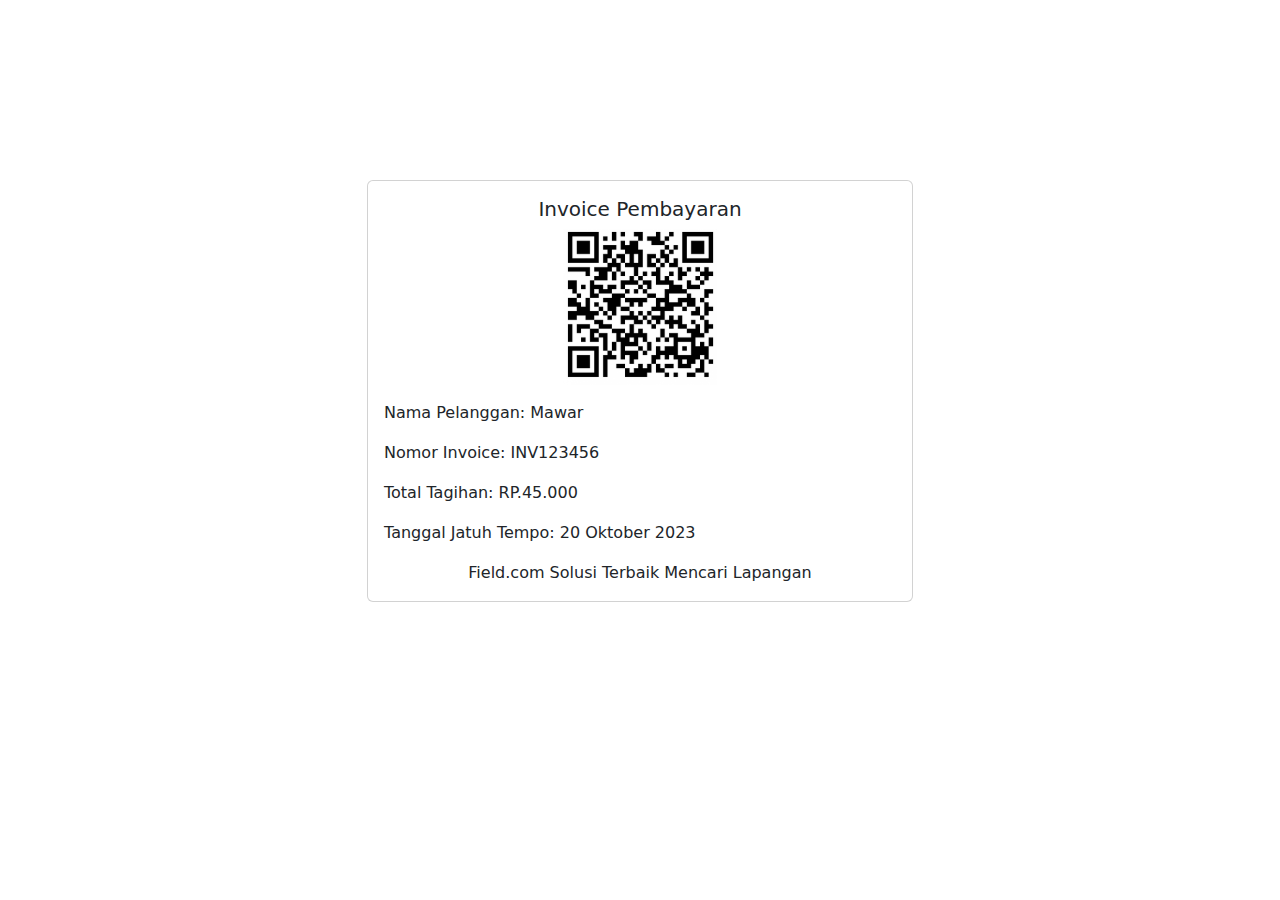
<file: payment.html>
<!DOCTYPE html>
<html lang="en">
  <head>
    <meta charset="UTF-8" />
    <meta name="viewport" content="width=device-width, initial-scale=1.0" />
    <link
      rel="stylesheet"
      href="https://cdn.jsdelivr.net/npm/bootstrap@5.3.0/dist/css/bootstrap.min.css"
    />
    <title>Barcode Pembayaran</title>
  </head>
  <body>
    <div
      class="container"
      style="
        justify-content: center;
        align-items: center;
        max-height: fit-content;
        margin-top: 20vh;
      "
    >
      <div class="row justify-content-center">
        <div class="col-md-6">
          <div class="card">
            <div class="card-body">
              <h5 class="card-title text-center">Invoice Pembayaran</h5>
              <p class="card-text text-center">
                <img
                  src="img/barcode.png"
                  alt="Barcode Pembayaran"
                  class="img-fluid"
                  style="width: 30%"
                />
              </p>
              <p class="card-text">Nama Pelanggan: Mawar</p>
              <p class="card-text">Nomor Invoice: INV123456</p>
              <p class="card-text">Total Tagihan: RP.45.000</p>
              <p class="card-text">Tanggal Jatuh Tempo: 20 Oktober 2023</p>
              <p class="card-text text-center">
                Field.com Solusi Terbaik Mencari Lapangan
              </p>
            </div>
          </div>
        </div>
      </div>
    </div>

    <script src="https://cdn.jsdelivr.net/npm/bootstrap@5.3.0/dist/js/bootstrap.min.js"></script>
  </body>
</html>
</file>
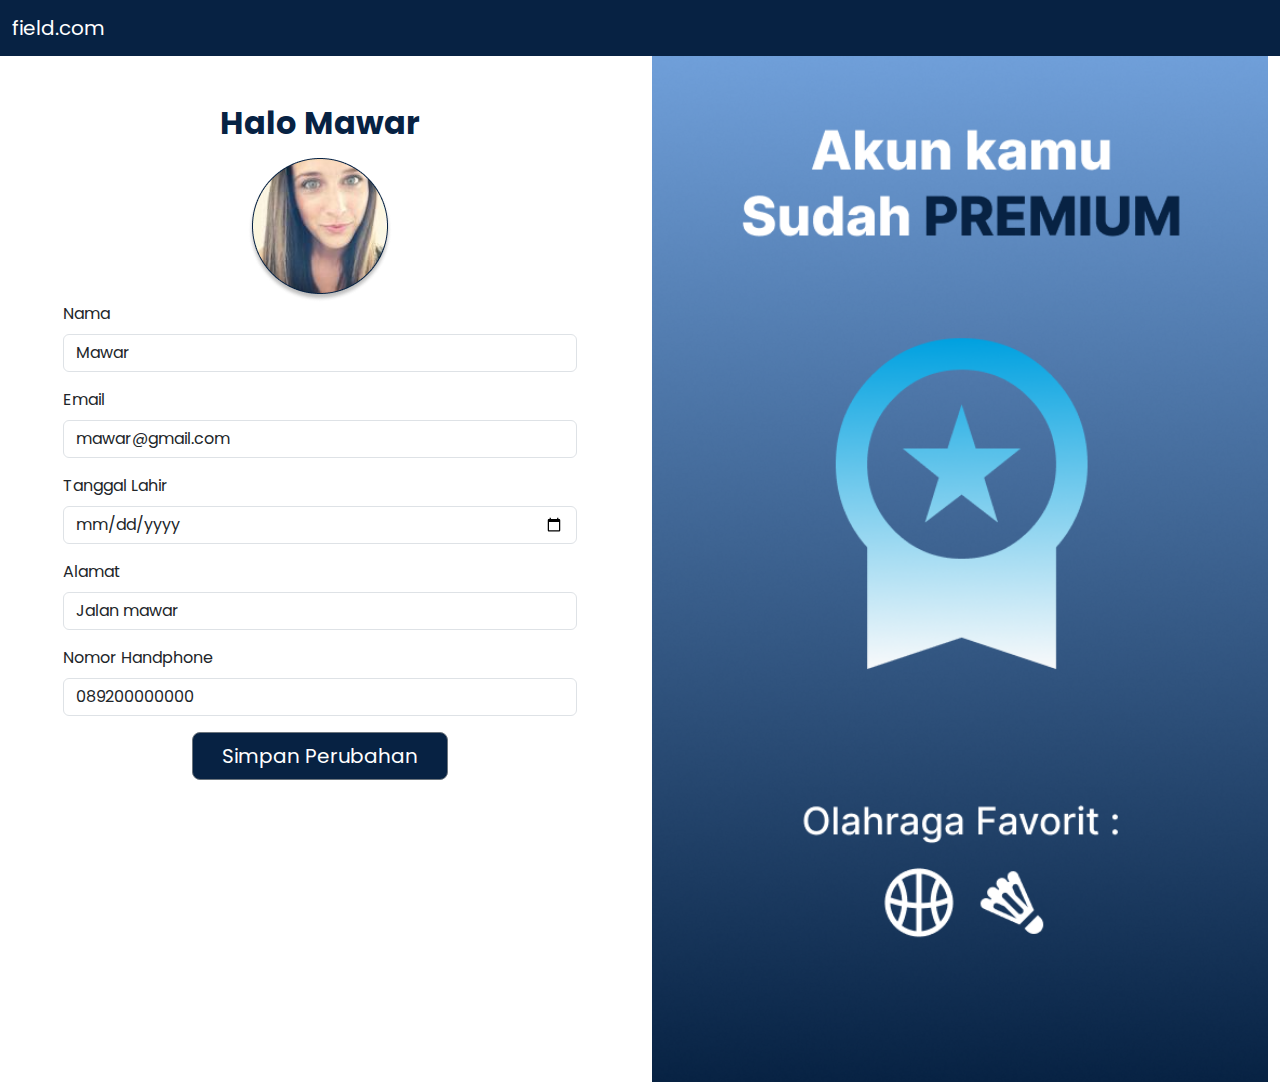
<file: profile.html>
<!DOCTYPE html>
<html lang="en">
  <head>
    <meta charset="UTF-8" />
    <meta name="viewport" content="width=device-width, initial-scale=1.0" />
    <title>Field.com | Profile</title>
    <link
      rel="stylesheet"
      href="https://cdnjs.cloudflare.com/ajax/libs/font-awesome/6.4.2/css/all.min.css"
    />
    <link
      rel="stylesheet"
      href="bootstrap-5.3.1-dist/bootstrap-5.3.1-dist/css/bootstrap.min.css"
    />
    <link rel="stylesheet" href="style.css" />
  </head>
  <body>
    <!-- Navbar -->
    <nav class="navbar navbar-expand-lg">
      <div class="container-fluid">
        <a class="navbar-brand" href="beranda.html">field.com</a>
        <button
          class="navbar-toggler"
          type="button"
          data-bs-toggle="collapse"
          data-bs-target="#navbarSupportedContent"
          aria-controls="navbarSupportedContent"
          aria-expanded="false"
          aria-label="Toggle navigation"
        >
          <span class="navbar-toggler-icon"></span>
        </button>
      </div>
    </nav>
    <!-- Form -->
    <div class="container-fluid">
      <div class="row">
        <div class="col-md-6 mb-4">
          <h2 class="teks-biru text-center mt-5 fw-bold">Halo Mawar</h2>
          <div class="col-md-3 m-auto mt-3">
            <img src="img/profil.png" class="mx-auto d-block" alt="" />
          </div>
          <div class="col-md-10 m-auto">
            <form action="">
              <div class="mb-3">
                <label for="exampleInputEmail1" class="form-label">Nama</label>
                <input
                  type="text"
                  value="Mawar"
                  class="form-control"
                  id="exampleInputEmail1"
                  aria-describedby="emailHelp"
                />
              </div>
              <div class="mb-3">
                <label for="exampleInputEmail1" class="form-label">Email</label>
                <input
                  type="email"
                  class="form-control"
                  placeholder="Email"
                  value="mawar@gmail.com"
                  aria-label="Recipient's username"
                  aria-describedby="basic-addon2"
                />
              </div>
              <div class="mb-3">
                <label for="exampleInputEmail1" class="form-label"
                  >Tanggal Lahir</label
                >
                <input
                  type="date"
                  class="form-control"
                  value="02/05/2000"
                  aria-label="Recipient's username"
                  aria-describedby="basic-addon2"
                />
              </div>
              <div class="mb-3">
                <label for="exampleInputEmail1" class="form-label"
                  >Alamat</label
                >
                <input
                  type="text"
                  class="form-control"
                  value="Jalan mawar"
                  placeholder="Alamat"
                  aria-label="Recipient's username"
                  aria-describedby="basic-addon2"
                />
              </div>
              <div class="mb-3">
                <label for="exampleInputEmail1" class="form-label"
                  >Nomor Handphone</label
                >
                <input
                  type="text"
                  class="form-control"
                  value="089200000000"
                  placeholder="No.Handphone"
                  aria-label="Recipient's username"
                  aria-describedby="basic-addon2"
                />
              </div>
              <div class="col-md-6 m-auto">
                <a
                  class="btn btn-lg btn-login btn-outline-secondary"
                  href="index.html"
                  >Simpan Perubahan</a
                >
              </div>
            </form>
          </div>
        </div>
        <div class="col-md-6">
          <div class="d-flex justify-content-center align-items-center">
            <img src="img/kiri.png" class="img-fluid" style="width: 100%" />
          </div>
        </div>
      </div>
    </div>
    <script src="bootstrap-5.3.1-dist/bootstrap-5.3.1-dist/js/bootstrap.bundle.min.js"></script>
  </body>
</html>
</file>
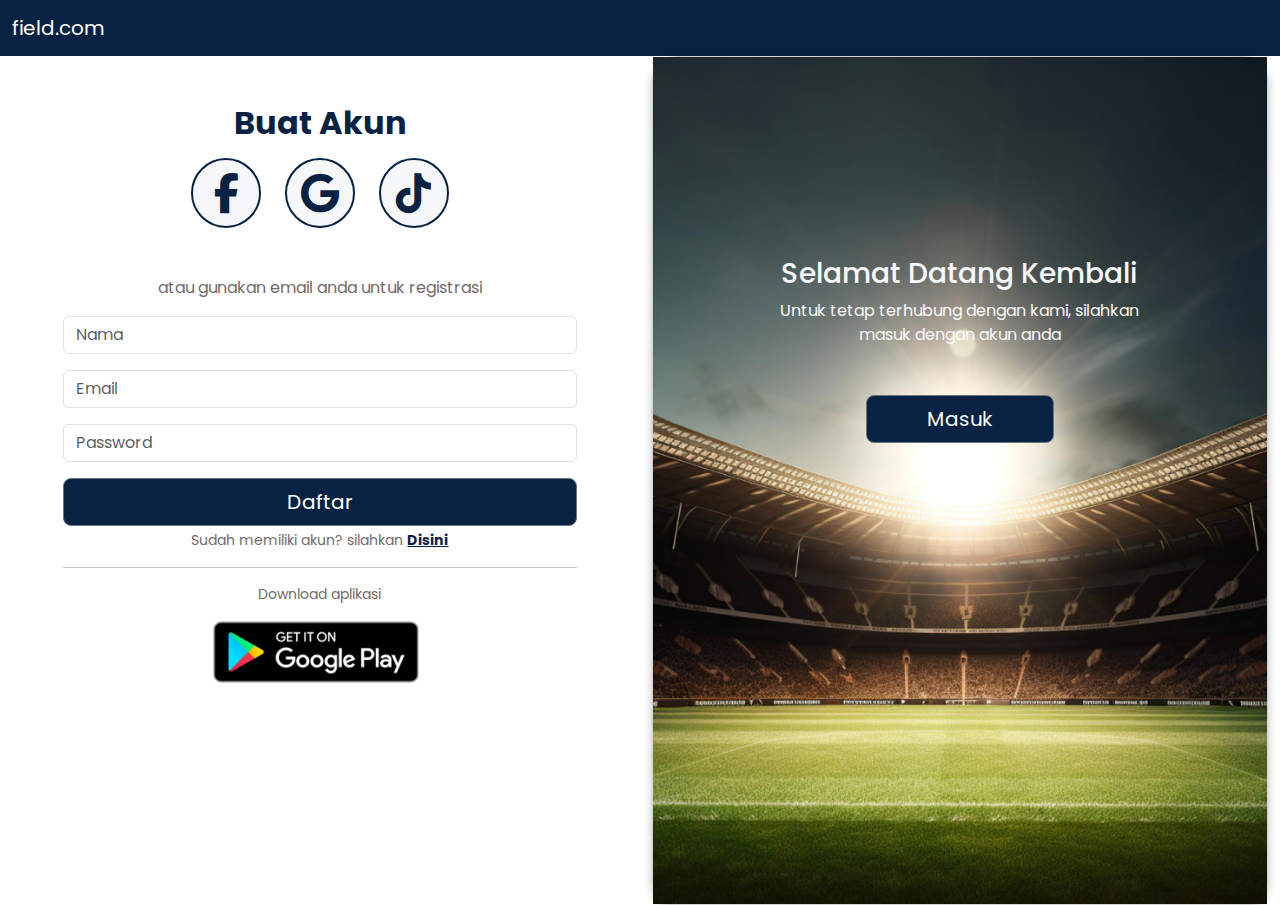
<file: register.html>
<!DOCTYPE html>
<html lang="en">
<head>
    <meta charset="UTF-8">
    <meta name="viewport" content="width=device-width, initial-scale=1.0">
    <title>Register</title>
    <link rel="stylesheet" href="https://cdnjs.cloudflare.com/ajax/libs/font-awesome/6.4.2/css/all.min.css">
    <link rel="stylesheet" href="bootstrap-5.3.1-dist/bootstrap-5.3.1-dist/css/bootstrap.min.css">
    <link rel="stylesheet" href="style.css">
</head>
<body>
    <nav class="navbar navbar-expand-lg">
        <div class="container-fluid">
          <a class="navbar-brand" href="#">field.com</a>
          <button class="navbar-toggler" type="button" data-bs-toggle="collapse" data-bs-target="#navbarSupportedContent" aria-controls="navbarSupportedContent" aria-expanded="false" aria-label="Toggle navigation">
            <span class="navbar-toggler-icon"></span>
          </button>
        </div>
    </nav>
    <div class="container-fluid">
      <div class="row">
        <div class="col-md-6 mb-4">
          <h2 class="teks-biru text-center mt-5 fw-bold">Buat Akun </h2>
          <div class="col-md-5 m-auto mt-3">
            <div class="row">
                <div class="col-md-4 logo-regis m-auto"><i class="fa-brands fa-facebook-f"></i></div>
                <div class="col-md-4 logo-regis m-auto"><i class="fa-brands fa-google"></i></div>
                <div class="col-md-4 logo-regis m-auto"><i class="fa-brands fa-tiktok"></i></div>
            </div>
          </div>
          <p class="text-center teks-abu mt-5">atau gunakan email anda untuk registrasi</p>
          <div class="col-md-10 m-auto">
            <form action="">
                <div class="mb-3">
                    <input class="form-control" type="text" placeholder="Nama">
                  </div>
              <div class="mb-3">
                <input class="form-control" type="text" placeholder="Email">
              </div>
              <div class="mb-3">
                <input class="form-control" type="password" name="" id="" placeholder="Password">
              </div>
              <a class="btn btn-lg btn-login btn-outline-secondary" href="index.html">Daftar</a>
              <p class="form-text text-center teks-abu">Sudah memiliki akun? silahkan <a class="fw-bold teks-biru" href="index.html"> Disini</a></p>
              <hr>
              <p class="form-text text-center teks-abu">Download aplikasi</p>
              <div class="col-5 m-auto">
                <img class="img-fluid" src="img/image 7.png" alt="">
              </div>
            </form>
          </div>
        </div>
        <div class="col-md-6">
          <div class="card d-flex justify-content-center align-items-center"> 
            <img src="img/image 15.png" class="img-fluid"> 
            <div class="card-img-overlay col-md-8 m-auto kartu-regis">
                <h3 class="card-title text-light text-center">Selamat Datang Kembali</h3>
                <p class="card-text text-light text-center">Untuk tetap terhubung dengan kami, silahkan masuk dengan akun anda</p>
                <div class="col-md-6 m-auto mt-5">
                    <a class="btn btn-lg btn-login btn-outline-secondary" href="index.html">Masuk</a>
                </div>
            </div>
          </div>
        </div>
      </div>
    </div>
    <script src="bootstrap-5.3.1-dist/bootstrap-5.3.1-dist/js/bootstrap.bundle.min.js"></script>
</body>
</html>
</file>
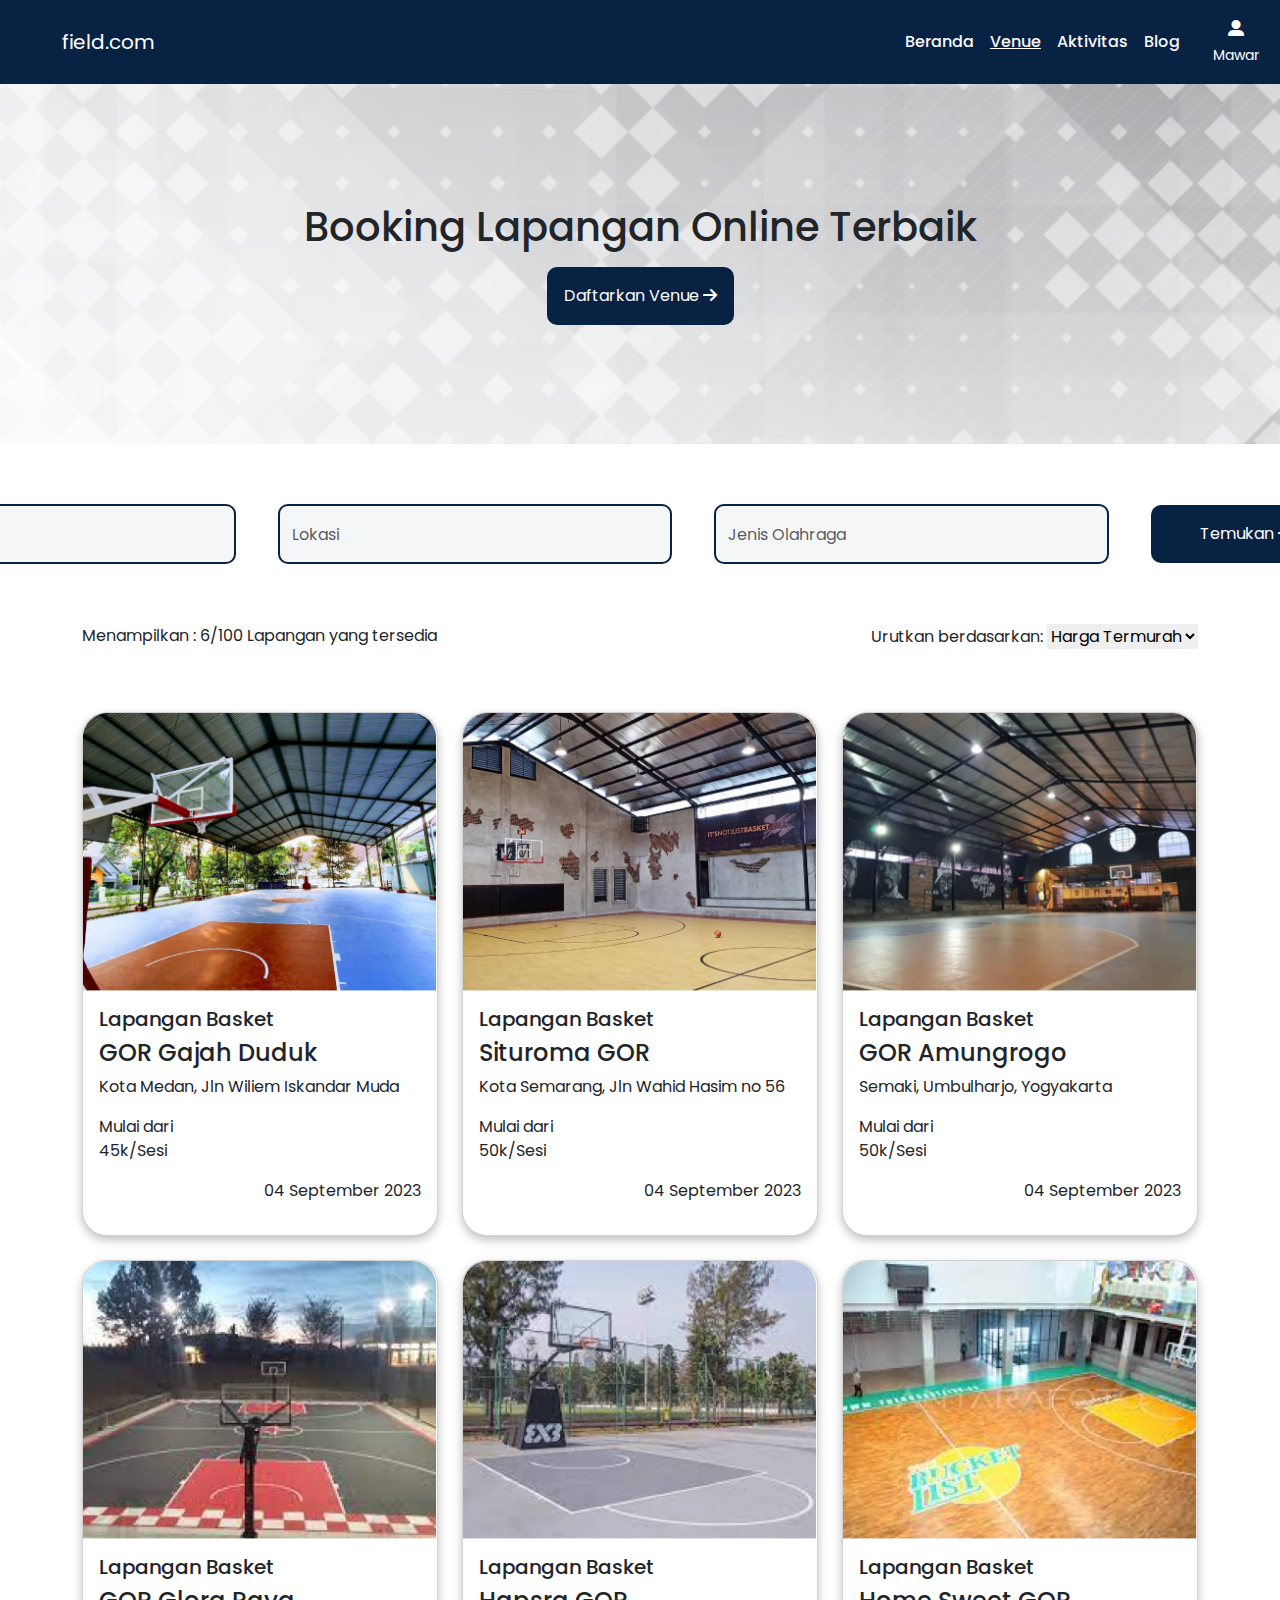
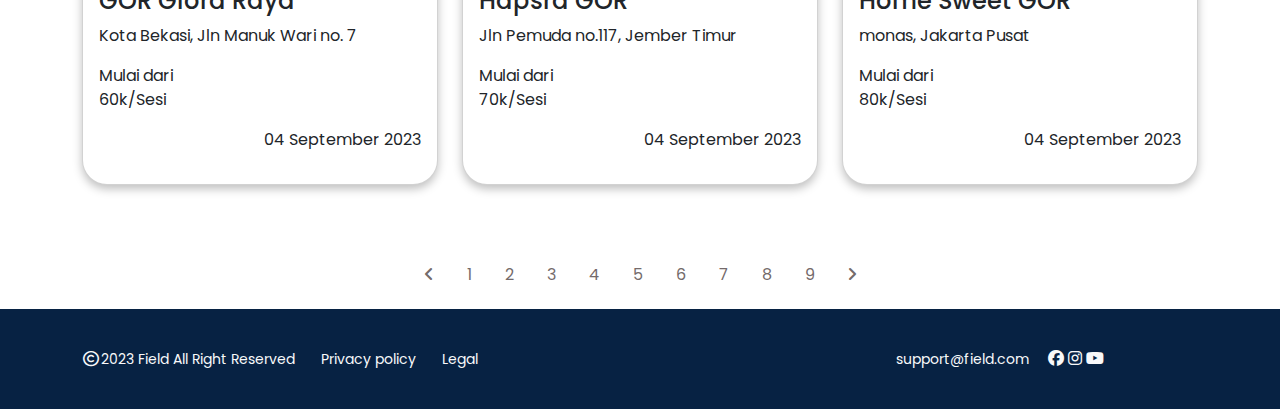
<file: venue.html>
<!DOCTYPE html>
<html lang="en">
  <head>
    <meta charset="UTF-8" />
    <meta name="viewport" content="width=device-width, initial-scale=1.0" />
    <title>Field.com | Venue</title>
    <link
      rel="stylesheet"
      href="https://cdnjs.cloudflare.com/ajax/libs/font-awesome/6.4.2/css/all.min.css"
    />
    <link
      rel="stylesheet"
      href="bootstrap-5.3.1-dist/bootstrap-5.3.1-dist/css/bootstrap.min.css"
    />
    <link rel="stylesheet" href="style.css" />
  </head>
  <body>
    <!-- Navbar -->
    <nav class="navbar navbar-expand-lg navbar-dark">
      <div class="container-fluid">
        <a class="navbar-brand" href="beranda.html" style="padding-left: 50px"
          >field.com</a
        >
        <button
          class="navbar-toggler"
          type="button"
          data-bs-toggle="collapse"
          data-bs-target="#navbarSupportedContent"
          aria-controls="navbarSupportedContent"
          aria-expanded="false"
          aria-label="Toggle navigation"
        >
          <span class="navbar-toggler-icon"></span>
        </button>
        <div class="collapse navbar-collapse" id="navbarSupportedContent">
          <ul class="navbar-nav ms-auto mb-2 mb-lg-0">
            <li class="nav-item ms-auto my-auto">
              <a
                class="nav-link active text-light fw-medium"
                aria-current="page"
                href="beranda.html"
                >Beranda</a
              >
            </li>
            <li class="nav-item ms-auto my-auto">
              <a
                class="nav-link active text-light fw-medium"
                aria-current="page"
                href="venue.html"
                style="text-decoration: 1px underline white"
                >Venue</a
              >
            </li>
            <li class="nav-item ms-auto my-auto">
              <a
                class="nav-link active text-light fw-medium"
                aria-current="page"
                href="aktivitas.html"
                >Aktivitas</a
              >
            </li>
            <li class="nav-item ms-auto my-auto">
              <a
                class="nav-link active text-light fw-medium"
                aria-current="page"
                href="blog.html"
                >Blog</a
              >
            </li>
            <li class="nav-item dropdown">
              <a
                class="nav-link ms-3"
                href="#"
                role="button"
                data-bs-toggle="dropdown"
                aria-expanded="false"
              >
                <table class="ms-auto my-auto">
                  <tr>
                    <td align="center">
                      <i class="fa-solid fa-user-large"></i>
                    </td>
                  </tr>
                  <tr>
                    <td align="center"><small>Mawar</small></td>
                  </tr>
                </table>
              </a>
              <ul class="dropdown-menu dropdown-menu-light dropdown-menu-end">
                <li>
                  <a class="dropdown-item text-dark" href="profile.html"
                    >Profile</a
                  >
                </li>
                <li>
                  <a class="dropdown-item text-dark" href="index.html"
                    >Logout</a
                  >
                </li>
              </ul>
            </li>
          </ul>
        </div>
      </div>
    </nav>
    <!-- Hero -->
    <div class="hero">
      <h1 class="mb-3">Booking Lapangan Online Terbaik</h1>
      <button
        class="btn btn-rounded p-3"
        style="background-color: #072243; color: white; border-radius: 10px"
      >
        Daftarkan Venue <i class="fas fa-arrow-right"></i>
      </button>
    </div>
    <!-- Search -->
    <div class="search">
      <style>
        .custom-input {
          border: 2px solid #072243;
          background-color: #f5f6f8;
          border-radius: 10px;
        }
      </style>
      <div class="style-search">
        <div class="col-md-4 p-3">
          <input
            type="text"
            class="form-control custom-input"
            placeholder="Cari Nama Venue"
          />
        </div>
        <div class="col-md-4 p-3">
          <input
            type="text"
            class="form-control custom-input"
            placeholder="Lokasi"
          />
        </div>
        <div class="col-md-4 p-3">
          <input
            type="text"
            class="form-control custom-input"
            placeholder="Jenis Olahraga"
          />
        </div>
        <div class="col-md-3 p-3">
          <a
            class="btn p-3 px-5"
            style="background-color: #072243; color: white; border-radius: 10px"
          >
            Temukan <i class="fas fa-arrow-right"></i>
          </a>
        </div>
      </div>
    </div>
    <!-- Content -->
    <div class="container">
      <div class="row">
        <p class="col-sm-6">Menampilkan : 6/100 Lapangan yang tersedia</p>
        <div class="col-sm-6 text-end">
          <div class="form-group">
            <label for="sorting">Urutkan berdasarkan:</label>
            <select class="custom-select" style="border: none" id="sorting">
              <option value="option1">Harga Termurah</option>
              <option value="option2">Kualitas Terbaik</option>
              <option value="option3">Jarak Terdekat</option>
            </select>
          </div>
        </div>
      </div>
      <div class="content mt-5">
        <div class="row">
          <div class="col-md-4 mb-4">
            <a href="detail-venue.html" style="text-decoration: none">
              <div class="card">
                <img
                  src="img/venue1.png"
                  class="card-img-top"
                  alt="Card Image"
                />
                <div class="card-body">
                  <h5 class="card-title">Lapangan Basket</h5>
                  <h4 class="card-text">GOR Gajah Duduk</h4>
                  <p>Kota Medan, Jln Wiliem Iskandar Muda</p>
                  <p></p>
                  <p>Mulai dari<br />45k/Sesi</p>
                  <p class="text-end">04 September 2023</p>
                </div>
              </div>
            </a>
          </div>
          <div class="col-md-4 mb-4">
            <div class="card">
              <img src="img/venue2.png" class="card-img-top" alt="Card Image" />
              <div class="card-body">
                <h5 class="card-title">Lapangan Basket</h5>
                <h4 class="card-text">Situroma GOR</h4>
                <p>Kota Semarang, Jln Wahid Hasim no 56</p>
                <p></p>
                <p>Mulai dari<br />50k/Sesi</p>
                <p class="text-end">04 September 2023</p>
              </div>
            </div>
          </div>
          <div class="col-md-4 mb-4">
            <div class="card">
              <img src="img/venue3.png" class="card-img-top" alt="Card Image" />
              <div class="card-body">
                <h5 class="card-title">Lapangan Basket</h5>
                <h4 class="card-text">GOR Amungrogo</h4>
                <p>Semaki, Umbulharjo, Yogyakarta</p>
                <p></p>
                <p>Mulai dari<br />50k/Sesi</p>
                <p class="text-end">04 September 2023</p>
              </div>
            </div>
          </div>
          <div class="col-md-4 mb-4">
            <div class="card">
              <img src="img/venue4.png" class="card-img-top" alt="Card Image" />
              <div class="card-body">
                <h5 class="card-title">Lapangan Basket</h5>
                <h4 class="card-text">GOR Glora Raya</h4>
                <p>Kota Bekasi, Jln Manuk Wari no. 7</p>
                <p></p>
                <p>Mulai dari<br />60k/Sesi</p>
                <p class="text-end">04 September 2023</p>
              </div>
            </div>
          </div>
          <div class="col-md-4 mb-4">
            <div class="card">
              <img src="img/venue5.png" class="card-img-top" alt="Card Image" />
              <div class="card-body">
                <h5 class="card-title">Lapangan Basket</h5>
                <h4 class="card-text">Hapsra GOR</h4>
                <p>Jln Pemuda no.117, Jember Timur</p>
                <p></p>
                <p>Mulai dari<br />70k/Sesi</p>
                <p class="text-end">04 September 2023</p>
              </div>
            </div>
          </div>
          <div class="col-md-4 mb-4">
            <div class="card">
              <img src="img/venue6.png" class="card-img-top" alt="Card Image" />
              <div class="card-body">
                <h5 class="card-title">Lapangan Basket</h5>
                <h4 class="card-text">Home Sweet GOR</h4>
                <p>monas, Jakarta Pusat</p>
                <p></p>
                <p>Mulai dari<br />80k/Sesi</p>
                <p class="text-end">04 September 2023</p>
              </div>
            </div>
          </div>
        </div>
      </div>
    </div>
    <div class="pagination mt-5">
      <div class="row">
        <div class="col-md-12">
          <nav aria-label="Page navigation example">
            <ul class="pagination">
              <li class="page-item">
                <a class="page-link" href="#" aria-label="Previous">
                  <span aria-hidden="true"
                    ><i class="fas fa-angle-left"></i
                  ></span>
                </a>
              </li>
              <li class="page-item"><a class="page-link" href="#">1</a></li>
              <li class="page-item"><a class="page-link" href="#">2</a></li>
              <li class="page-item"><a class="page-link" href="#">3</a></li>
              <li class="page-item"><a class="page-link" href="#">4</a></li>
              <li class="page-item"><a class="page-link" href="#">5</a></li>
              <li class="page-item"><a class="page-link" href="#">6</a></li>
              <li class="page-item"><a class="page-link" href="#">7</a></li>
              <li class="page-item"><a class="page-link" href="#">8</a></li>
              <li class="page-item"><a class="page-link" href="#">9</a></li>
              <li class="page-item">
                <a class="page-link" href="#" aria-label="Next">
                  <span aria-hidden="true"
                    ><i class="fas fa-angle-right"></i
                  ></span>
                </a>
              </li>
            </ul>
          </nav>
        </div>
      </div>
    </div>
    <!-- Footer-->
    <div class="footer">
      <div class="container">
        <div
          class="row align-items-center text-light"
          style="min-height: 100px"
        >
          <div class="row justify-content-between">
            <div class="col-md-5">
              <table>
                <tr>
                  <td>
                    <i class="fa-regular fa-copyright"></i>
                  </td>
                  <td>
                    <small class="me-4">2023 Field All Right Reserved</small>
                  </td>
                  <td>
                    <small class="me-4">Privacy policy</small>
                  </td>
                  <td>
                    <small class="me-4">Legal</small>
                  </td>
                </tr>
              </table>
            </div>
            <div class="col-md-4">
              <table class="m-auto">
                <tr>
                  <td>
                    <small class="me-3">support@field.com</small>
                  </td>
                  <td>
                    <i class="fa-brands fa-facebook"></i>
                    <i class="fa-brands fa-instagram"></i>
                    <i class="fa-brands fa-youtube"></i>
                  </td>
                </tr>
              </table>
            </div>
          </div>
        </div>
      </div>
    </div>
    <script src="bootstrap-5.3.1-dist/bootstrap-5.3.1-dist/js/bootstrap.bundle.min.js"></script>
  </body>
</html>
</file>
<file: style.css>
@import url("https://fonts.googleapis.com/css2?family=Anuphan:wght@200&family=Poppins:ital,wght@0,100;0,200;0,300;0,400;0,500;0,600;0,700;0,800;0,900;1,100;1,200;1,300;1,400;1,500;1,600;1,700;1,800;1,900&display=swap");
body {
  font-family: "Poppins", sans-serif;
}

/* Navbar */
.navbar {
  background-color: #072243;
}
.navbar a {
  color: white;
}

.nav-link:hover {
  text-decoration: 1px underline white;
}

.teks-biru {
  color: #072243;
}
.bg-biru {
  background-color: #072243;
}
.teks-abu {
  color: #746a6a;
}
.selamat {
  font-size: 20pt;
  font-weight: 200;
}
.btn-login {
  background: #072243;
  color: white;
  width: 100%;
}
.logo-regis {
  background-color: #f6f7f9;
  border: 2px solid #072243;
  border-radius: 100%;
  width: 70px;
  height: 70px;
}
.logo-regis i {
  font-size: 40px;
  color: #072243;
  display: flex;
  align-items: center;
  justify-content: center;
  height: 100%;
}
.kartu-regis {
  padding-top: 200px;
}
.profil-icon {
  font-size: 12pt;
  margin-left: 8px;
}
.modal {
  top: 5%;
  right: 0;
  outline: none;
  overflow: hidden;
}
.footer {
  width: 100%;
  height: 100px;
  background: #072243;
  color: white;
}

/* venue */
.hero {
  width: 100%;
  background-image: url("img/hero.png");
  background-size: cover;
  background-position: center;
  height: 40vh;
  display: flex;
  flex-direction: column;
  justify-content: center;
  align-items: center;
  text-align: center;
}

.search {
  width: 100%;
  height: 20vh;
  justify-content: center;
  display: flex;
}

.style-search {
  justify-content: center;
  display: flex;
  align-items: center;
  gap: 10px;
}

.style-search input {
  height: 60px;
}

.style-search button {
  height: 60px;
  width: 200px;
}

.card {
  background: white;
  box-shadow: 0px 4px 10px rgba(0, 0, 0, 0.25);
  border-radius: 25px;
}

.pagination {
  display: flex;
  justify-content: center;
  align-items: center;
}

.pagination .page-item {
  margin: 0 5px;
}

.pagination .page-link {
  border: none;
  color: #746a6a;
}

.pagination .page-link:hover {
  background-color: transparent;
  border: none;
  color: #072243;
}

/* aktivitas */

.hr-lines:after {
  content: " ";
  height: 2px;
  width: 800px;
  background: black;
  display: block;
  position: absolute;
  top: 76%;
  right: 0;
  left: 30%;
}

.hr-liness:after {
  content: " ";
  height: 2px;
  width: 800px;
  background: black;
  display: block;
  position: absolute;
  top: 143%;
  right: 0;
  left: 30%;
}

/* Mabar  Sparring Kompetisi */
.hero-event {
  width: 100%;
  background-image: url("img/hero.png");
  background-size: cover;
  background-position: center;
  height: 40vh;
  display: flex;
  flex-direction: column;
  justify-content: left;
  align-items: start;
  padding: 5rem;
}

/* beranda */
.form-cari-beranda {
  width: 100%;
  background-image: url("img/hero-search.png");
  height: 284px;
  background-size: cover;
  display: flex;
  flex-direction: column;
  justify-content: center;
  align-items: center;
  text-align: center;
}

.form-testimoni-beranda {
  width: 100%;
  background-image: url("img/beranda3.png");
  margin-top: 50px;
  background-size: cover;
  background-position: center;
  height: 400px;
  display: flex;
  flex-direction: column;
  justify-content: center;
  align-items: center;
  text-align: center;
}
</file>
